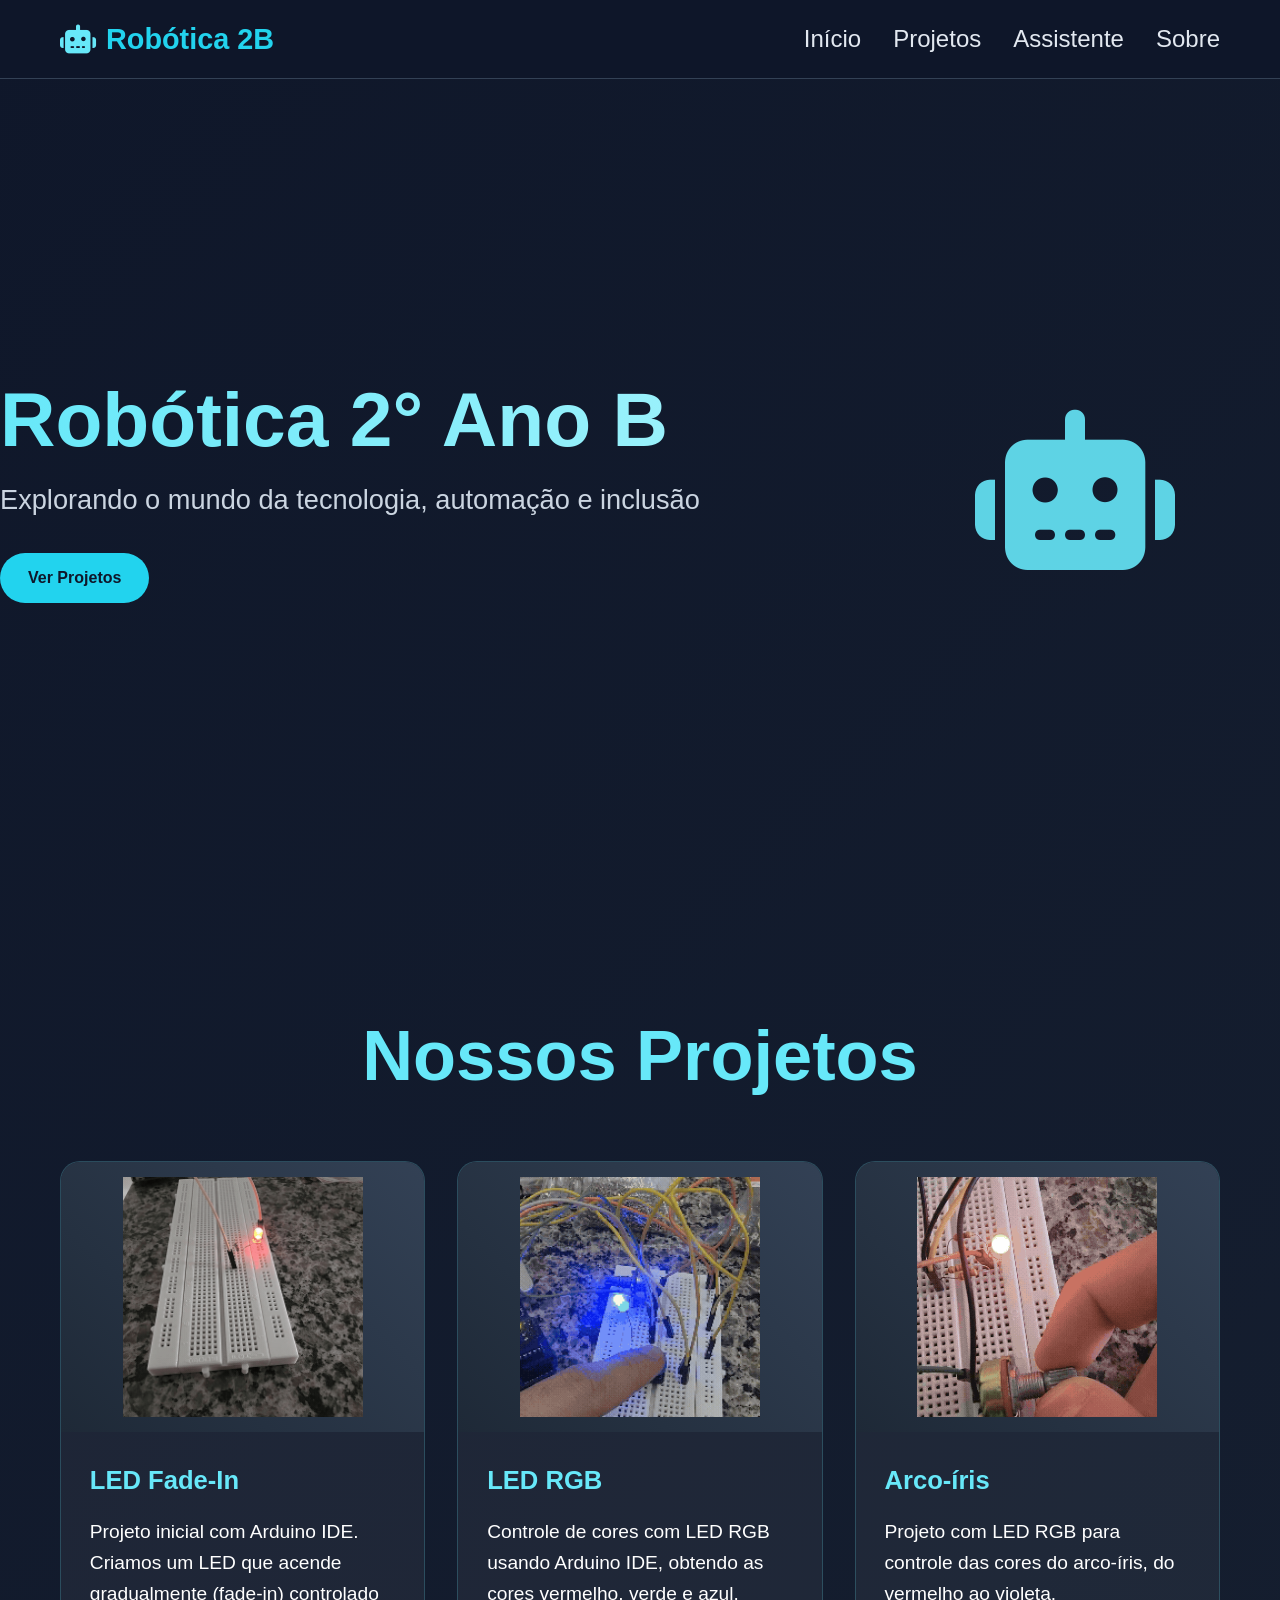
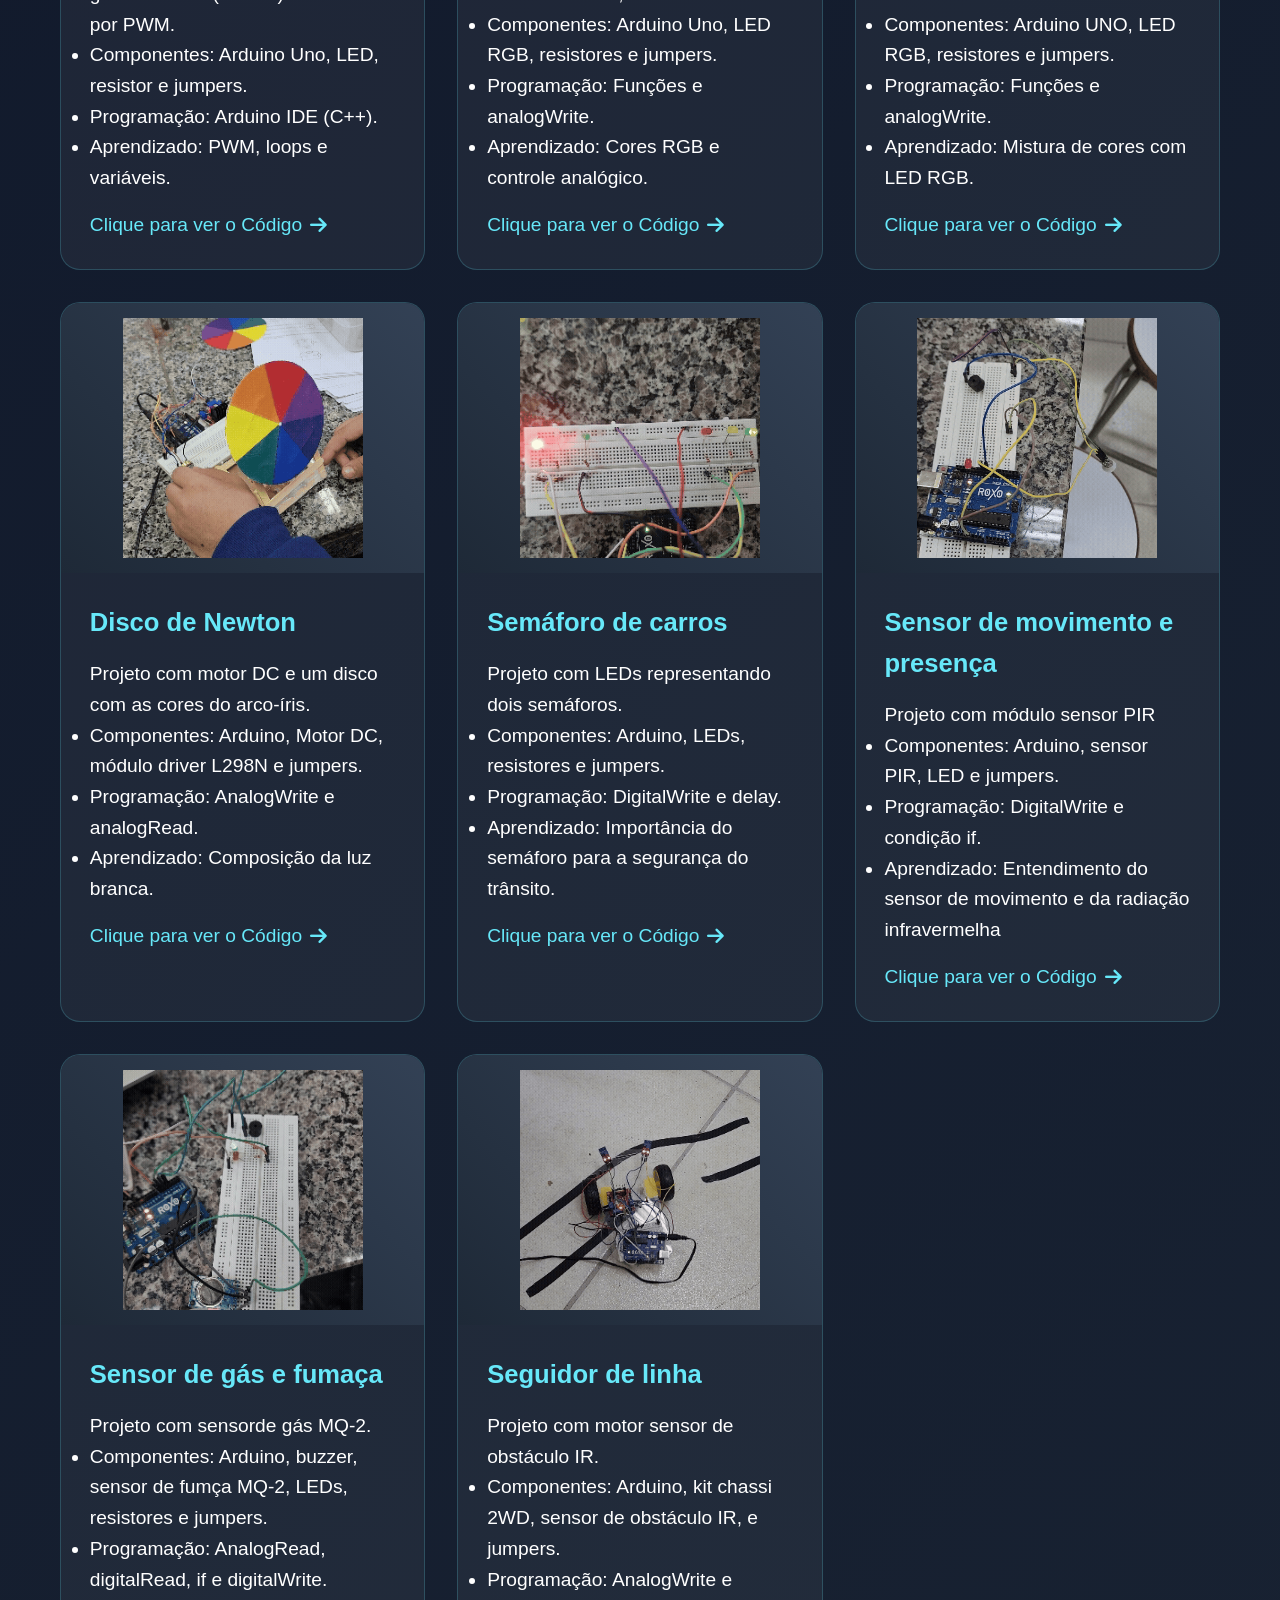
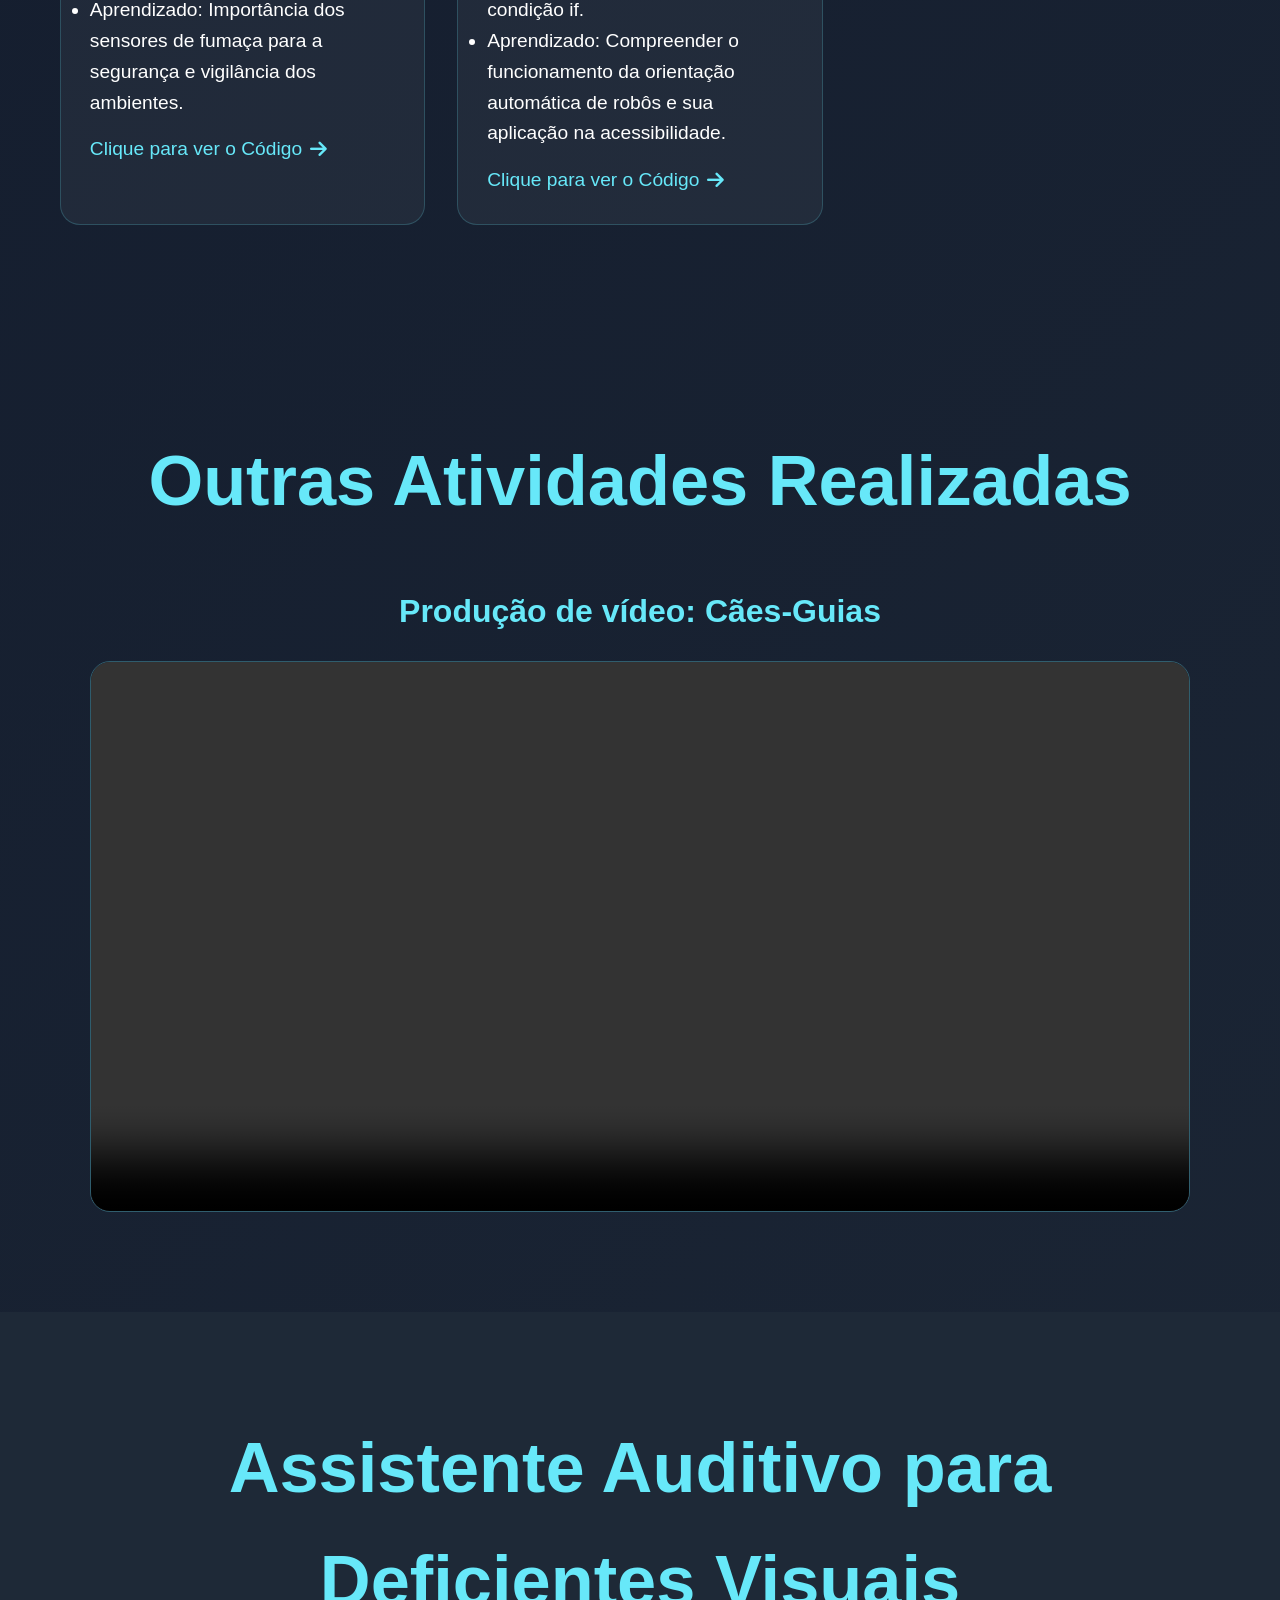
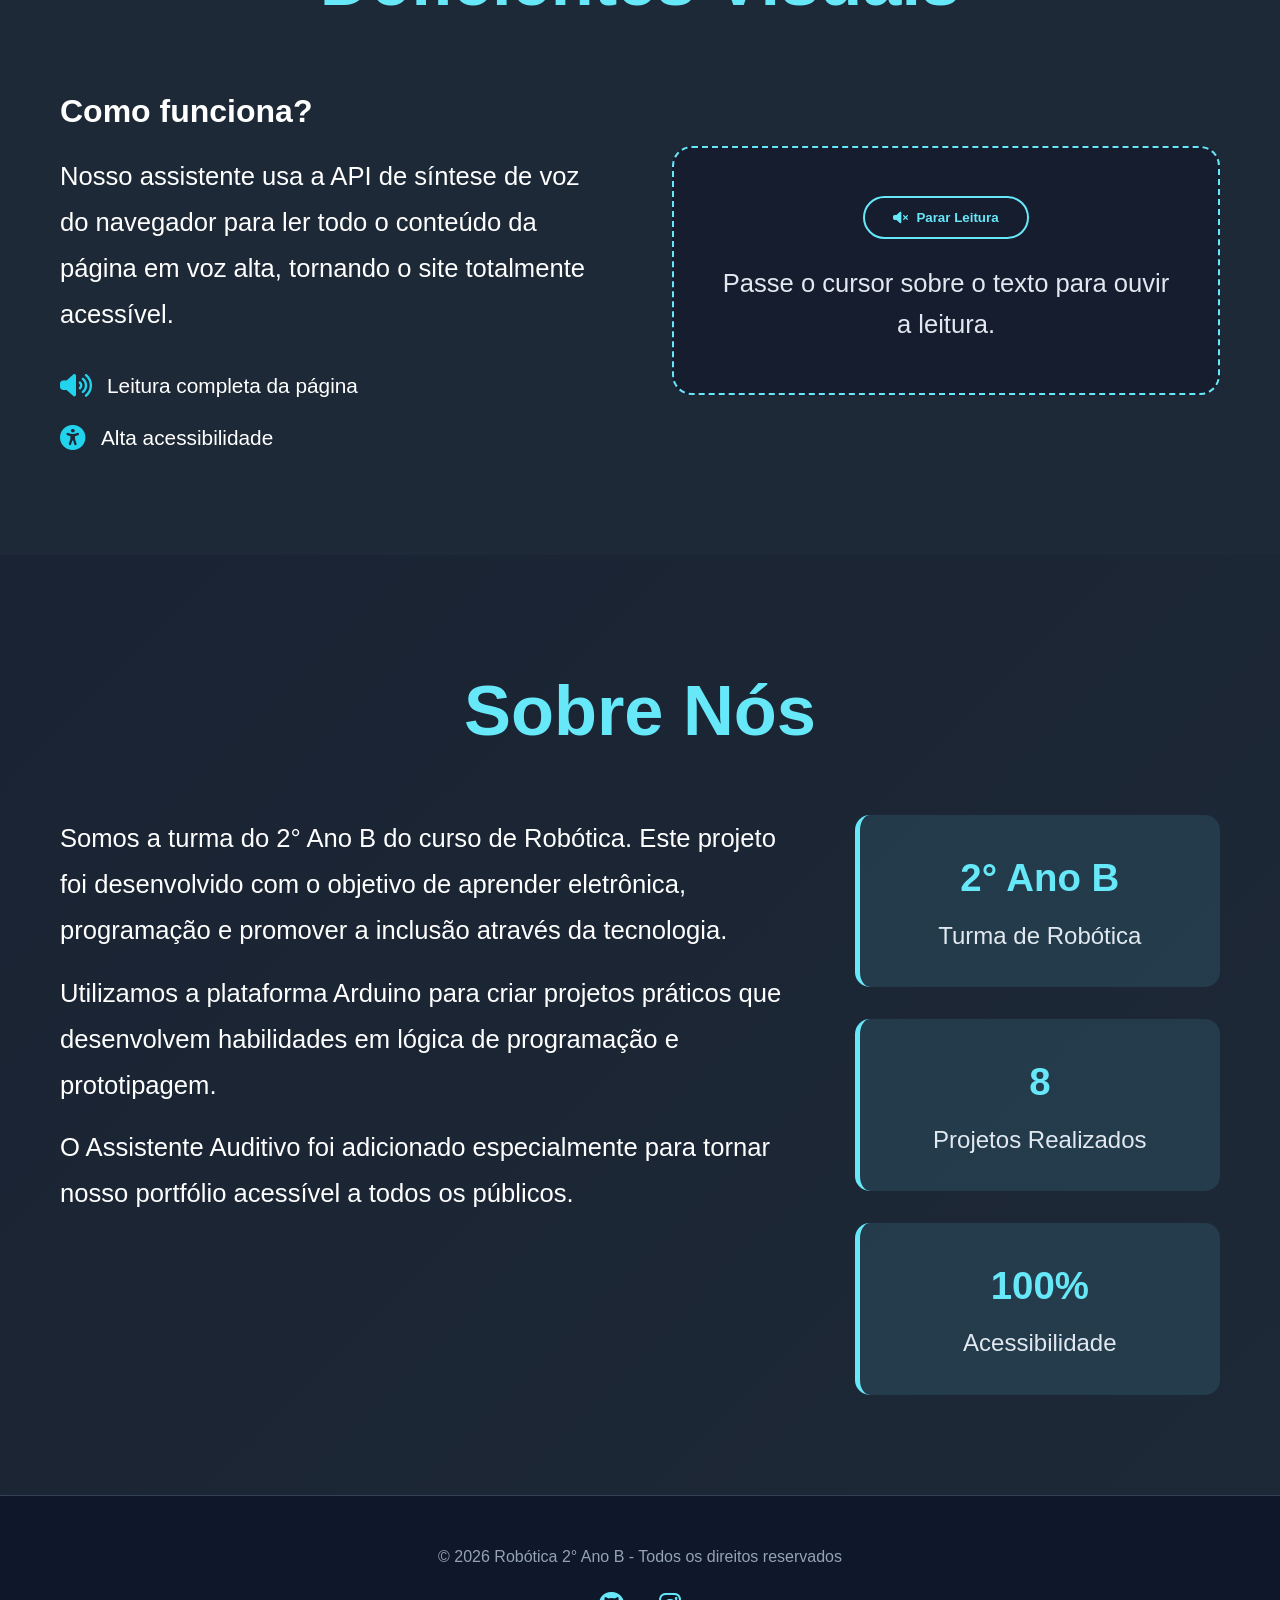
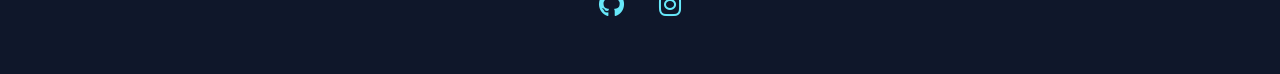
<file: index.html>
<!DOCTYPE html>
<html lang="pt-BR">
<head>
    <meta charset="UTF-8">
    <meta name="viewport" content="width=device-width, initial-scale=1.0">
    <title>Robótica 2°Ano B</title>
    <link rel="stylesheet" href="style.css">
    <link rel="stylesheet" href="https://cdnjs.cloudflare.com/ajax/libs/font-awesome/6.5.1/css/all.min.css">
</head>
<body>
    <!-- Navbar -->
    <nav class="navbar">
        <div class="container">
            <div class="logo">
                <i class="fas fa-robot"></i>
                <span>Robótica 2B</span>
            </div>
            <ul class="nav-links">
                <li><a href="#home">Início</a></li>
                <li><a href="#projetos">Projetos</a></li>
                <li><a href="#assistente">Assistente</a></li>
                <li><a href="#sobre">Sobre</a></li>
            </ul>
    
        </div>
    </nav>

    <!-- Hero -->
    <section id="home" class="hero">
        <div class="hero-content">
            <h1>Robótica 2° Ano&nbsp;B</h1>
            <p>Explorando o mundo da tecnologia, automação e inclusão</p>
            <div class="hero-buttons">
                <a href="#projetos" class="btn primary">Ver Projetos</a>
                
            </div>
        </div>
        <div class="hero-image">
            <i class="fas fa-robot fa-10x"></i>
        </div>
    </section>

    <!-- Projetos -->
    <section id="projetos" class="section">
        <div class="container">
            <h2>Nossos Projetos</h2>
            <div class="projects-grid">
                
                <!-- Projeto 1 - LED Fade-In -->
                <div class="project-card">
                    <div class="card-image">
                        <img src="img/ledfadein.gif" alt="LED Fade-In" class="project-gif">
                    </div>
                    <div class="card-content">
                        <h3>LED Fade-In</h3>
                        <p>Projeto inicial com Arduino IDE. Criamos um LED que acende gradualmente (fade-in) controlado por PWM.</p>
                        <ul>
                            <li>Componentes: Arduino Uno, LED, resistor e jumpers.</li>
                            <li>Programação: Arduino IDE (C++).</li>
                            <li>Aprendizado: PWM, loops e variáveis.</li>
                        </ul>
                       <a href="Codigos/ledfadein.html"
   target="_blank"
   class="project-link">

    Clique para ver o Código

    <i class="fas fa-arrow-right"></i>

</a>
                    </div>
                </div>

                <!-- Projeto 2 - LED RGB -->
                <div class="project-card">
                    <div class="card-image">
                        <img src="img/ledrgb.gif" alt="LED RGB" class="project-gif">
                    </div>
                    <div class="card-content">
                        <h3>LED RGB</h3>
                        <p>Controle de cores com LED RGB usando Arduino IDE, obtendo as cores vermelho, verde e azul.</p>
                        <ul>
                            <li>Componentes: Arduino Uno, LED RGB, resistores e jumpers.</li>
                            <li>Programação: Funções e analogWrite.</li>
                            <li>Aprendizado: Cores RGB e controle analógico.</li>
                        </ul>
                       <a href="Codigos/ledrgb.html"
   target="_blank"
   class="project-link">

     Clique para ver o Código

    <i class="fas fa-arrow-right"></i>

</a>
                    </div>
                </div>

                <!-- Projeto 3 - Arco-íris -->
                <div class="project-card">
                    <div class="card-image">
                        <img src="img/arcoiris.gif" alt="Arco-íris" class="project-gif">
                    </div>
                    <div class="card-content">
                        <h3>Arco-íris</h3>
                        <p>Projeto com LED RGB para controle das cores do arco-íris, do vermelho ao violeta.</p>
                        <ul>
                            <li>Componentes: Arduino UNO, LED RGB, resistores e jumpers.</li>
                            <li>Programação: Funções e analogWrite.</li>
                            <li>Aprendizado: Mistura de cores com LED RGB.</li>
                        </ul>
                       <a href="Codigos/arcoiris.html"
   target="_blank"
   class="project-link">

     Clique para ver o Código

    <i class="fas fa-arrow-right"></i>

</a>
                    </div>
                </div>
        
                <!-- Projeto 4 - Disco de Newton -->
                <div class="project-card">
                    <div class="card-image">
                        <img src="img/disconewton.gif" alt="Disco de Newton" class="project-gif">
                    </div>
                    <div class="card-content">
                        <h3>Disco de Newton</h3>
                        <p>Projeto com motor DC e um disco com as cores do arco-íris.</p>
                        <ul>
                            <li>Componentes: Arduino, Motor DC, módulo driver L298N e jumpers.</li>
                            <li>Programação: AnalogWrite e analogRead.</li>
                            <li>Aprendizado: Composição da luz branca.</li>
                        </ul>
                         <a href="Codigos/disconewton.html"
   target="_blank"
   class="project-link">

     Clique para ver o Código

    <i class="fas fa-arrow-right"></i>

</a>
                    </div>
                </div>
           
                <!-- Projeto 5 - Semáforo de carros -->
                <div class="project-card">
                    <div class="card-image">
                        <img src="img/semaforoduplo.gif" alt="Semáforo duplo de carros" class="project-gif">
                    </div>
                    <div class="card-content">
                        <h3>Semáforo de carros</h3>
                        <p>Projeto com LEDs representando dois semáforos.</p>
                        <ul>
                            <li>Componentes: Arduino, LEDs, resistores e jumpers.</li>
                            <li>Programação: DigitalWrite e delay.</li>
                            <li>Aprendizado: Importância do semáforo para a segurança do trânsito.</li>
                        </ul>
                         <a href="Codigos/semaforo.html"
   target="_blank"
   class="project-link">

     Clique para ver o Código

    <i class="fas fa-arrow-right"></i>

</a>
                    </div>
                </div>
            
                <!-- Projeto 6 - Sensor PIR -->
                <div class="project-card">
                    <div class="card-image">
                        <img src="img/sensorpir.gif" alt="Sensor de presença PIR" class="project-gif">
                    </div>
                    <div class="card-content">
                        <h3>Sensor de movimento e presença</h3>
                        <p>Projeto com módulo sensor PIR</p>
                        <ul>
                            <li>Componentes: Arduino, sensor PIR, LED e jumpers.</li>
                            <li>Programação: DigitalWrite e condição if.</li>
                            <li>Aprendizado: Entendimento do sensor de movimento e da radiação infravermelha</li>
                        </ul>
                        <a href="Codigos/sensormovimento.html"
   target="_blank"
   class="project-link">

     Clique para ver o Código

    <i class="fas fa-arrow-right"></i>

</a>
                    </div>
                </div>
        
                <!-- Projeto 7 - Sensor de gás -->
                <div class="project-card">
                    <div class="card-image">
                        <img src="img/sensorgas.gif" alt="Sensor de gás e fumaça" class="project-gif">
                    </div>
                    <div class="card-content">
                        <h3>Sensor de gás e fumaça</h3>
                        <p>Projeto com sensorde gás MQ-2.</p>
                        <ul>
                            <li>Componentes: Arduino, buzzer, sensor de fumça MQ-2, LEDs, resistores e jumpers.</li>
                            <li>Programação: AnalogRead, digitalRead, if e digitalWrite.</li>
                            <li>Aprendizado: Importância dos sensores de fumaça para a segurança e vigilância dos ambientes.</li>
                        </ul>
                          <a href="Codigos/sensorgas.html"
   target="_blank"
   class="project-link">

     Clique para ver o Código

    <i class="fas fa-arrow-right"></i>

</a>
                    </div>
                </div>
        
                <!-- Projeto 8 - Seguidor de linha -->
                <div class="project-card">
                    <div class="card-image">
                         <img src="img/seguidorlinha.gif" alt="Seguidor de linha" class="project-gif">
                    </div>
                    <div class="card-content">
                        <h3>Seguidor de linha</h3>
                        <p>Projeto com motor sensor de obstáculo IR.</p>
                        <ul>
                            <li>Componentes: Arduino, kit chassi 2WD, sensor de obstáculo IR, e jumpers.</li>
                            <li>Programação: AnalogWrite e condição if.</li>
                            <li>Aprendizado: Compreender o funcionamento da orientação automática de robôs e sua aplicação na acessibilidade.</li>
                        </ul>
                         <a href="Codigos/seguidorlinha.html"
   target="_blank"
   class="project-link">

     Clique para ver o Código

    <i class="fas fa-arrow-right"></i>

</a>
                    </div>
                </div>
            </div>
        </div>
    </section>
<!-- Outras Atividades Realizadas -->
<section class="section">
    <div class="container">

        <h2>Outras Atividades Realizadas</h2>

        <div class="atividade-video">

            <h3>Produção de vídeo: Cães-Guias</h3>

            <video controls class="video-grande">
                <source src="img/caes-guias.mp4" type="video/mp4">
                Seu navegador não suporta vídeos.
            </video>

        </div>

    </div>
</section>
    <!-- Assistente Auditivo -->
    <section id="assistente" class="section bg-dark">
        <div class="container">
            <h2>Assistente Auditivo para Deficientes Visuais</h2>
            <div class="assistente-container">
                <div class="assistente-info">
                    <h3>Como funciona?</h3>
                    <p>Nosso assistente usa a API de síntese de voz do navegador para ler todo o conteúdo da página em voz alta, tornando o site totalmente acessível.</p>
                    <div class="features">
                        <div class="feature">
                            <i class="fas fa-volume-up"></i>
                            <span>Leitura completa da página</span>
                        </div>
                        
                        <div class="feature">
                            <i class="fas fa-universal-access"></i>
                            <span>Alta acessibilidade</span>
                        </div>
                    </div>
                </div>
                <div class="assistente-demo">
                   
                    <button
                onclick="stopVoice()"
                class="btn secondary"
                aria-label="Botão para parar a leitura automática do site">
                <i class="fas fa-volume-mute"></i>
                Parar Leitura
            </button>
                    <p class="demo-text">Passe o cursor sobre o texto para ouvir a leitura.</p>
                </div>
            </div>
        </div>
    </section>

    <!-- Sobre -->
    <section id="sobre" class="section">
        <div class="container">
            <h2>Sobre Nós</h2>
            <div class="about-grid">
                <div class="about-text">
                    <p>Somos a turma do 2° Ano B do curso de Robótica. Este projeto foi desenvolvido com o objetivo de aprender eletrônica, programação e promover a inclusão através da tecnologia.</p>
                    <p>Utilizamos a plataforma Arduino para criar projetos práticos que desenvolvem habilidades em lógica de programação e prototipagem.</p>
                    <p>O Assistente Auditivo foi adicionado especialmente para tornar nosso portfólio acessível a todos os públicos.</p>
                </div>
                <div class="about-stats">
                    <div class="stat">
                        <h3>2° Ano B</h3>
                        <p>Turma de Robótica</p>
                    </div>
                    <div class="stat">
                        <h3>8</h3>
                        <p>Projetos Realizados</p>
                    </div>
                    <div class="stat">
                        <h3>100%</h3>
                        <p>Acessibilidade</p>
                    </div>
                </div>
            </div>
        </div>
    </section>

    <!-- Footer -->
    <footer>
        <div class="container">
            <p>&copy; 2026 Robótica 2° Ano B - Todos os direitos reservados</p>
            <div class="social-links">
                <a href="#"><i class="fab fa-github"></i></a>
                <a href="#"><i class="fab fa-instagram"></i></a>
            </div>
        </div>
    </footer>

    <script src="script.js"></script>
</body>
</html>
</file>
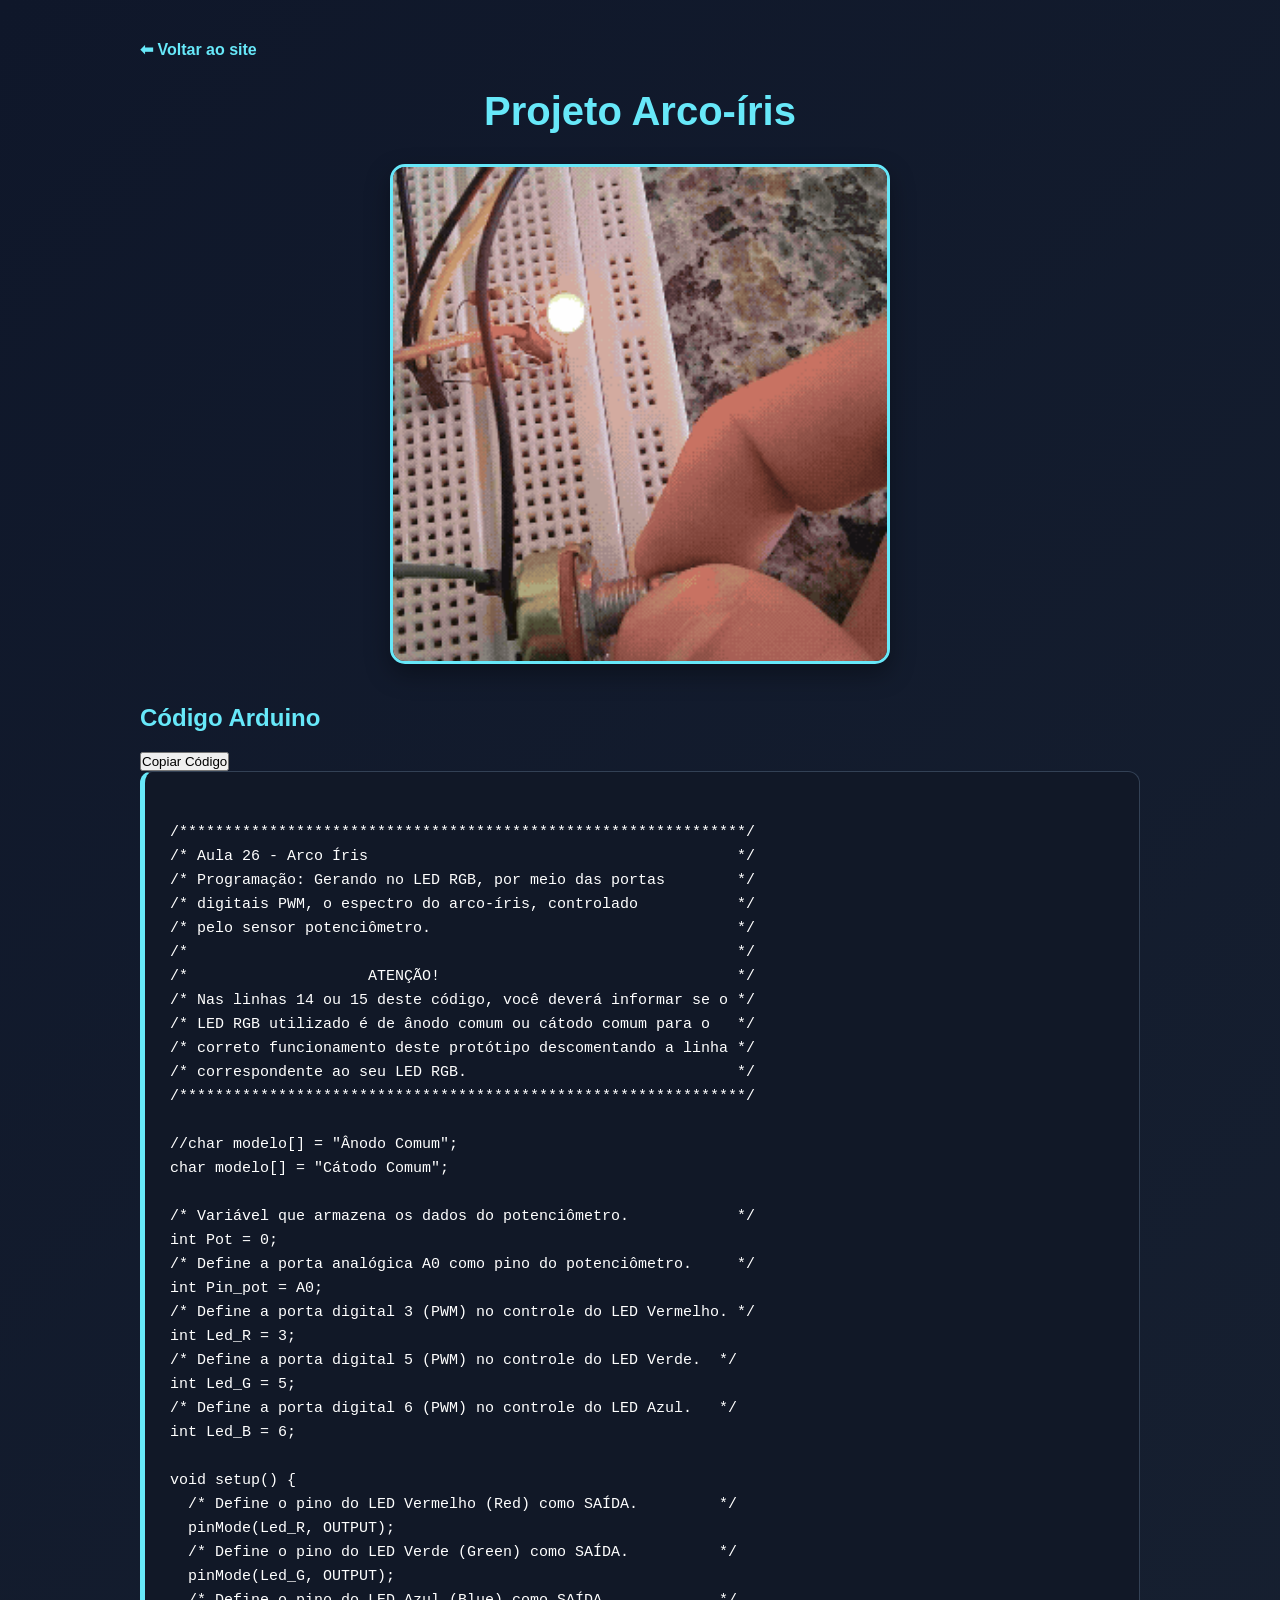
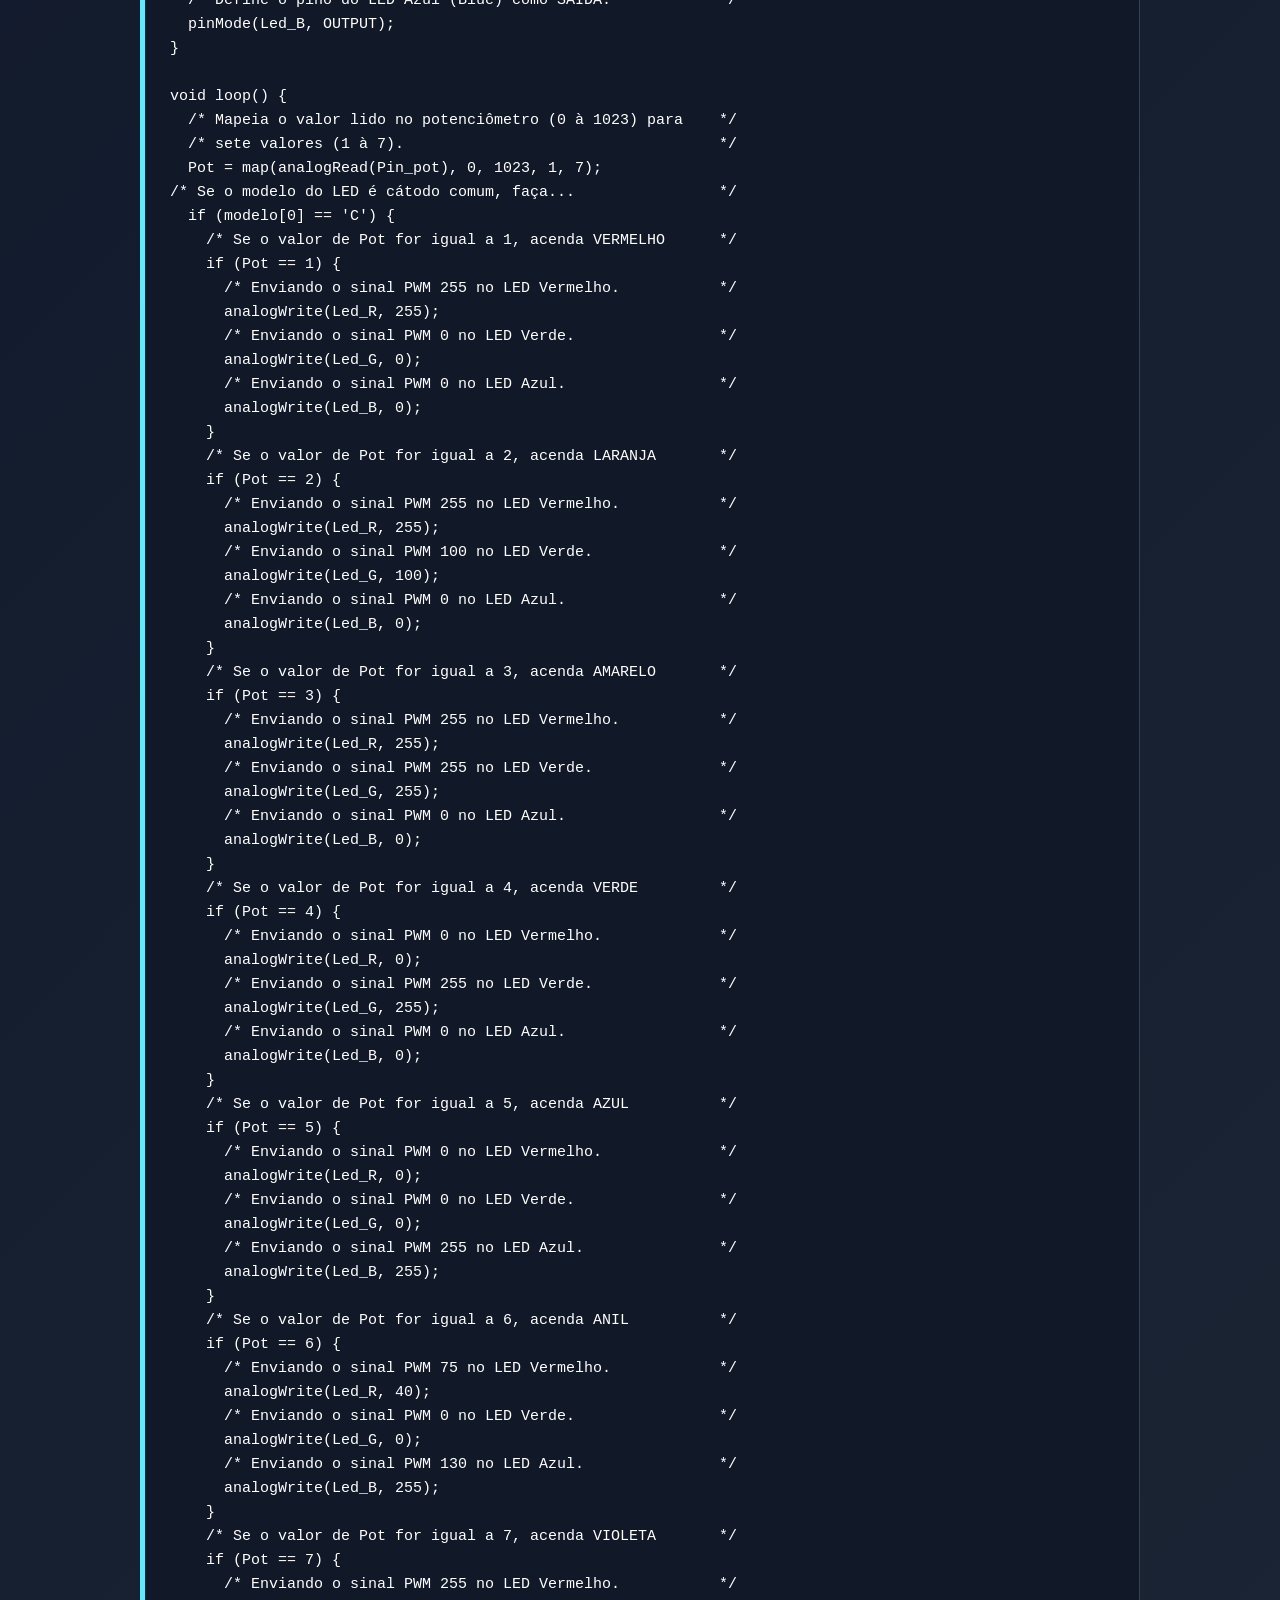
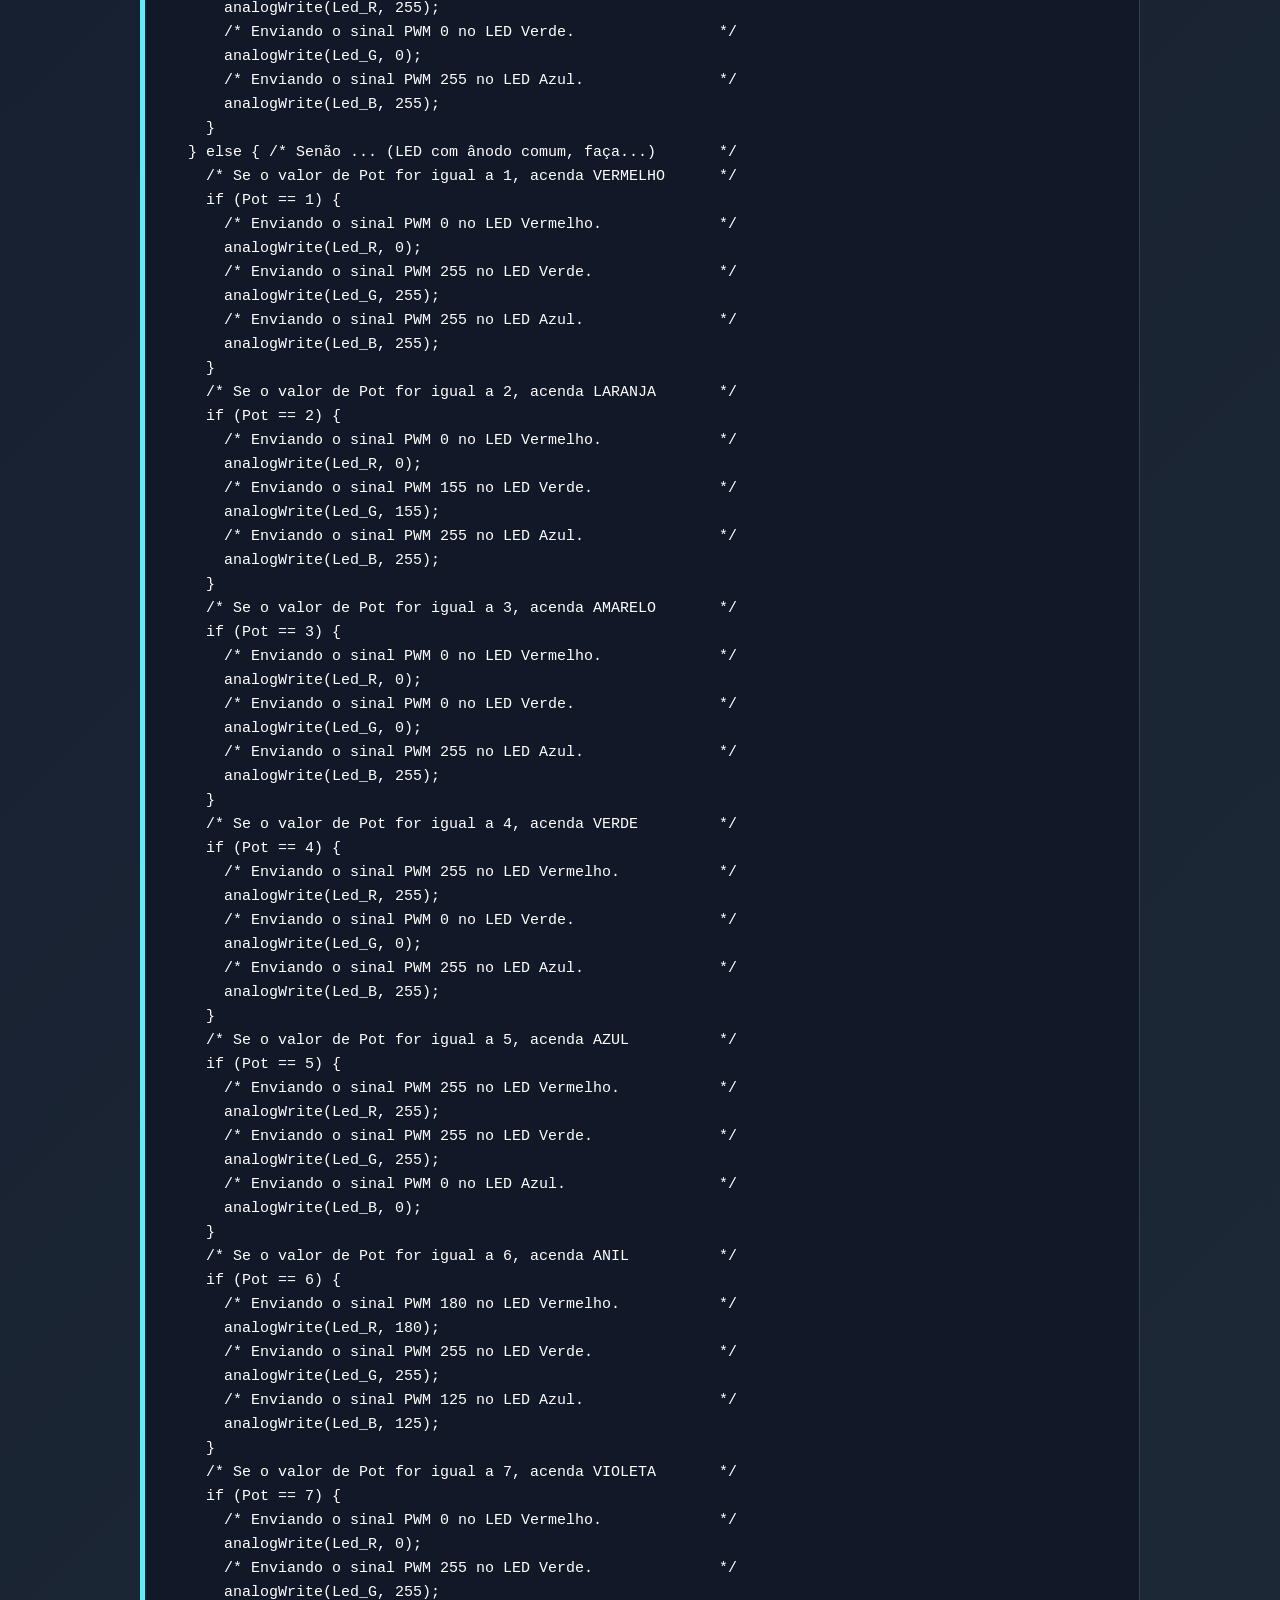
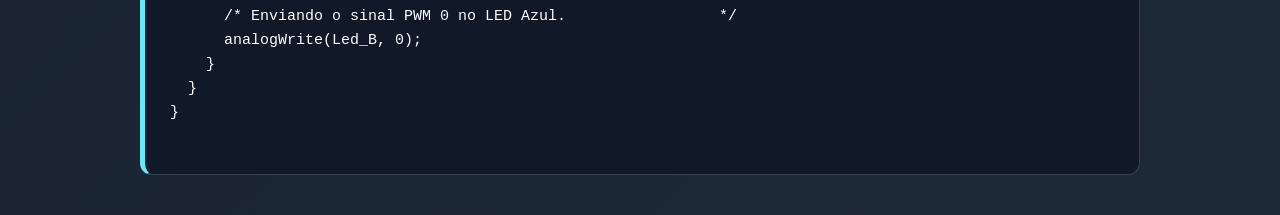
<file: Codigos/arcoiris.html>
<!DOCTYPE html>
<html lang="pt-BR">

<head>
    <meta charset="UTF-8">
    <meta name="viewport" content="width=device-width, initial-scale=1.0">
    <title>Arco-íris</title>

    <style>
        *{
            margin:0;
            padding:0;
            box-sizing:border-box;
        }

        body{
            font-family:'Segoe UI',Tahoma,Geneva,Verdana,sans-serif;
            background:linear-gradient(135deg,#0f172a 0%,#1e2937 100%);
            color:#fff;
            min-height:100vh;
            padding:40px 20px;
        }

        .container{
            max-width:1000px;
            margin:auto;
        }

        .voltar{
            display:inline-block;
            margin-bottom:30px;
            text-decoration:none;
            color:#67e8f9;
            font-weight:bold;
            transition:.3s;
        }

        .voltar:hover{
            color:white;
        }

        h1{
            text-align:center;
            color:#67e8f9;
            margin-bottom:30px;
            font-size:2.5rem;
        }

        .gif{
            display:flex;
            justify-content:center;
            margin-bottom:40px;
        }

        .gif img{
            width:100%;
            max-width:500px;
            border-radius:15px;
            border:3px solid #67e8f9;
            box-shadow:0 10px 25px rgba(0,0,0,.35);
        }

        h2{
            color:#67e8f9;
            margin-bottom:20px;
        }

        pre{
            background:#111827;
            border:1px solid #334155;
            border-left:5px solid #67e8f9;
            border-radius:12px;
            padding:25px;
            overflow-x:auto;
            font-size:15px;
            line-height:1.6;
            white-space:pre-wrap;
        }

        code{
            font-family:Consolas,monospace;
        }

        @media(max-width:768px){

            h1{
                font-size:2rem;
            }

            .gif img{
                max-width:100%;
            }

            pre{
                font-size:13px;
            }

        }

    </style>

</head>

<body>

<div class="container">

    <a href="../index.html" class="voltar">
        ⬅ Voltar ao site
    </a>

    <h1>Projeto Arco-íris</h1>

    <div class="gif">
        <img src="../img/arcoiris.gif" alt="Projeto LED Fade-In">
    </div>

    <h2>Código Arduino</h2>
    
<button class="copy-btn" onclick="copiarCodigo()">
    <i class="fas fa-copy"></i> Copiar Código
</button>
<pre id="codigoProjeto"><code>
/***************************************************************/
/* Aula 26 - Arco Íris                                         */
/* Programação: Gerando no LED RGB, por meio das portas        */
/* digitais PWM, o espectro do arco-íris, controlado           */
/* pelo sensor potenciômetro.                                  */
/*                                                             */
/*                    ATENÇÃO!                                 */
/* Nas linhas 14 ou 15 deste código, você deverá informar se o */
/* LED RGB utilizado é de ânodo comum ou cátodo comum para o   */
/* correto funcionamento deste protótipo descomentando a linha */
/* correspondente ao seu LED RGB.                              */
/***************************************************************/

//char modelo[] = "Ânodo Comum";
char modelo[] = "Cátodo Comum";

/* Variável que armazena os dados do potenciômetro.            */
int Pot = 0;
/* Define a porta analógica A0 como pino do potenciômetro.     */
int Pin_pot = A0;
/* Define a porta digital 3 (PWM) no controle do LED Vermelho. */
int Led_R = 3;
/* Define a porta digital 5 (PWM) no controle do LED Verde.  */
int Led_G = 5;
/* Define a porta digital 6 (PWM) no controle do LED Azul.   */
int Led_B = 6;

void setup() {
  /* Define o pino do LED Vermelho (Red) como SAÍDA.         */
  pinMode(Led_R, OUTPUT);
  /* Define o pino do LED Verde (Green) como SAÍDA.          */
  pinMode(Led_G, OUTPUT);
  /* Define o pino do LED Azul (Blue) como SAÍDA.            */
  pinMode(Led_B, OUTPUT);
}

void loop() {
  /* Mapeia o valor lido no potenciômetro (0 à 1023) para    */
  /* sete valores (1 à 7).                                   */
  Pot = map(analogRead(Pin_pot), 0, 1023, 1, 7);
/* Se o modelo do LED é cátodo comum, faça...                */
  if (modelo[0] == 'C') {
    /* Se o valor de Pot for igual a 1, acenda VERMELHO      */
    if (Pot == 1) {
      /* Enviando o sinal PWM 255 no LED Vermelho.           */
      analogWrite(Led_R, 255);
      /* Enviando o sinal PWM 0 no LED Verde.                */
      analogWrite(Led_G, 0);
      /* Enviando o sinal PWM 0 no LED Azul.                 */
      analogWrite(Led_B, 0);
    }
    /* Se o valor de Pot for igual a 2, acenda LARANJA       */
    if (Pot == 2) {
      /* Enviando o sinal PWM 255 no LED Vermelho.           */
      analogWrite(Led_R, 255);
      /* Enviando o sinal PWM 100 no LED Verde.              */
      analogWrite(Led_G, 100);
      /* Enviando o sinal PWM 0 no LED Azul.                 */
      analogWrite(Led_B, 0);
    }
    /* Se o valor de Pot for igual a 3, acenda AMARELO       */
    if (Pot == 3) {
      /* Enviando o sinal PWM 255 no LED Vermelho.           */
      analogWrite(Led_R, 255);
      /* Enviando o sinal PWM 255 no LED Verde.              */
      analogWrite(Led_G, 255);
      /* Enviando o sinal PWM 0 no LED Azul.                 */
      analogWrite(Led_B, 0);
    }
    /* Se o valor de Pot for igual a 4, acenda VERDE         */
    if (Pot == 4) {
      /* Enviando o sinal PWM 0 no LED Vermelho.             */
      analogWrite(Led_R, 0);
      /* Enviando o sinal PWM 255 no LED Verde.              */
      analogWrite(Led_G, 255);
      /* Enviando o sinal PWM 0 no LED Azul.                 */
      analogWrite(Led_B, 0);
    }
    /* Se o valor de Pot for igual a 5, acenda AZUL          */
    if (Pot == 5) {
      /* Enviando o sinal PWM 0 no LED Vermelho.             */
      analogWrite(Led_R, 0);
      /* Enviando o sinal PWM 0 no LED Verde.                */
      analogWrite(Led_G, 0);
      /* Enviando o sinal PWM 255 no LED Azul.               */
      analogWrite(Led_B, 255);
    }
    /* Se o valor de Pot for igual a 6, acenda ANIL          */
    if (Pot == 6) {
      /* Enviando o sinal PWM 75 no LED Vermelho.            */
      analogWrite(Led_R, 40);
      /* Enviando o sinal PWM 0 no LED Verde.                */
      analogWrite(Led_G, 0);
      /* Enviando o sinal PWM 130 no LED Azul.               */
      analogWrite(Led_B, 255);
    }
    /* Se o valor de Pot for igual a 7, acenda VIOLETA       */
    if (Pot == 7) {
      /* Enviando o sinal PWM 255 no LED Vermelho.           */
      analogWrite(Led_R, 255);
      /* Enviando o sinal PWM 0 no LED Verde.                */
      analogWrite(Led_G, 0);
      /* Enviando o sinal PWM 255 no LED Azul.               */
      analogWrite(Led_B, 255);
    }
  } else { /* Senão ... (LED com ânodo comum, faça...)       */
    /* Se o valor de Pot for igual a 1, acenda VERMELHO      */
    if (Pot == 1) {
      /* Enviando o sinal PWM 0 no LED Vermelho.             */
      analogWrite(Led_R, 0);
      /* Enviando o sinal PWM 255 no LED Verde.              */
      analogWrite(Led_G, 255);
      /* Enviando o sinal PWM 255 no LED Azul.               */
      analogWrite(Led_B, 255);
    }
    /* Se o valor de Pot for igual a 2, acenda LARANJA       */
    if (Pot == 2) {
      /* Enviando o sinal PWM 0 no LED Vermelho.             */
      analogWrite(Led_R, 0);
      /* Enviando o sinal PWM 155 no LED Verde.              */
      analogWrite(Led_G, 155);
      /* Enviando o sinal PWM 255 no LED Azul.               */
      analogWrite(Led_B, 255);
    }
    /* Se o valor de Pot for igual a 3, acenda AMARELO       */
    if (Pot == 3) {
      /* Enviando o sinal PWM 0 no LED Vermelho.             */
      analogWrite(Led_R, 0);
      /* Enviando o sinal PWM 0 no LED Verde.                */
      analogWrite(Led_G, 0);
      /* Enviando o sinal PWM 255 no LED Azul.               */
      analogWrite(Led_B, 255);
    }
    /* Se o valor de Pot for igual a 4, acenda VERDE         */
    if (Pot == 4) {
      /* Enviando o sinal PWM 255 no LED Vermelho.           */
      analogWrite(Led_R, 255);
      /* Enviando o sinal PWM 0 no LED Verde.                */
      analogWrite(Led_G, 0);
      /* Enviando o sinal PWM 255 no LED Azul.               */
      analogWrite(Led_B, 255);
    }
    /* Se o valor de Pot for igual a 5, acenda AZUL          */
    if (Pot == 5) {
      /* Enviando o sinal PWM 255 no LED Vermelho.           */
      analogWrite(Led_R, 255);
      /* Enviando o sinal PWM 255 no LED Verde.              */
      analogWrite(Led_G, 255);
      /* Enviando o sinal PWM 0 no LED Azul.                 */
      analogWrite(Led_B, 0);
    }
    /* Se o valor de Pot for igual a 6, acenda ANIL          */
    if (Pot == 6) {
      /* Enviando o sinal PWM 180 no LED Vermelho.           */
      analogWrite(Led_R, 180);
      /* Enviando o sinal PWM 255 no LED Verde.              */
      analogWrite(Led_G, 255);
      /* Enviando o sinal PWM 125 no LED Azul.               */
      analogWrite(Led_B, 125);
    }
    /* Se o valor de Pot for igual a 7, acenda VIOLETA       */
    if (Pot == 7) {
      /* Enviando o sinal PWM 0 no LED Vermelho.             */
      analogWrite(Led_R, 0);
      /* Enviando o sinal PWM 255 no LED Verde.              */
      analogWrite(Led_G, 255);
      /* Enviando o sinal PWM 0 no LED Azul.                 */
      analogWrite(Led_B, 0);
    }
  }
}

</code></pre>

</div>
<script src="../script.js"></script>
</body>
</html>
</file>
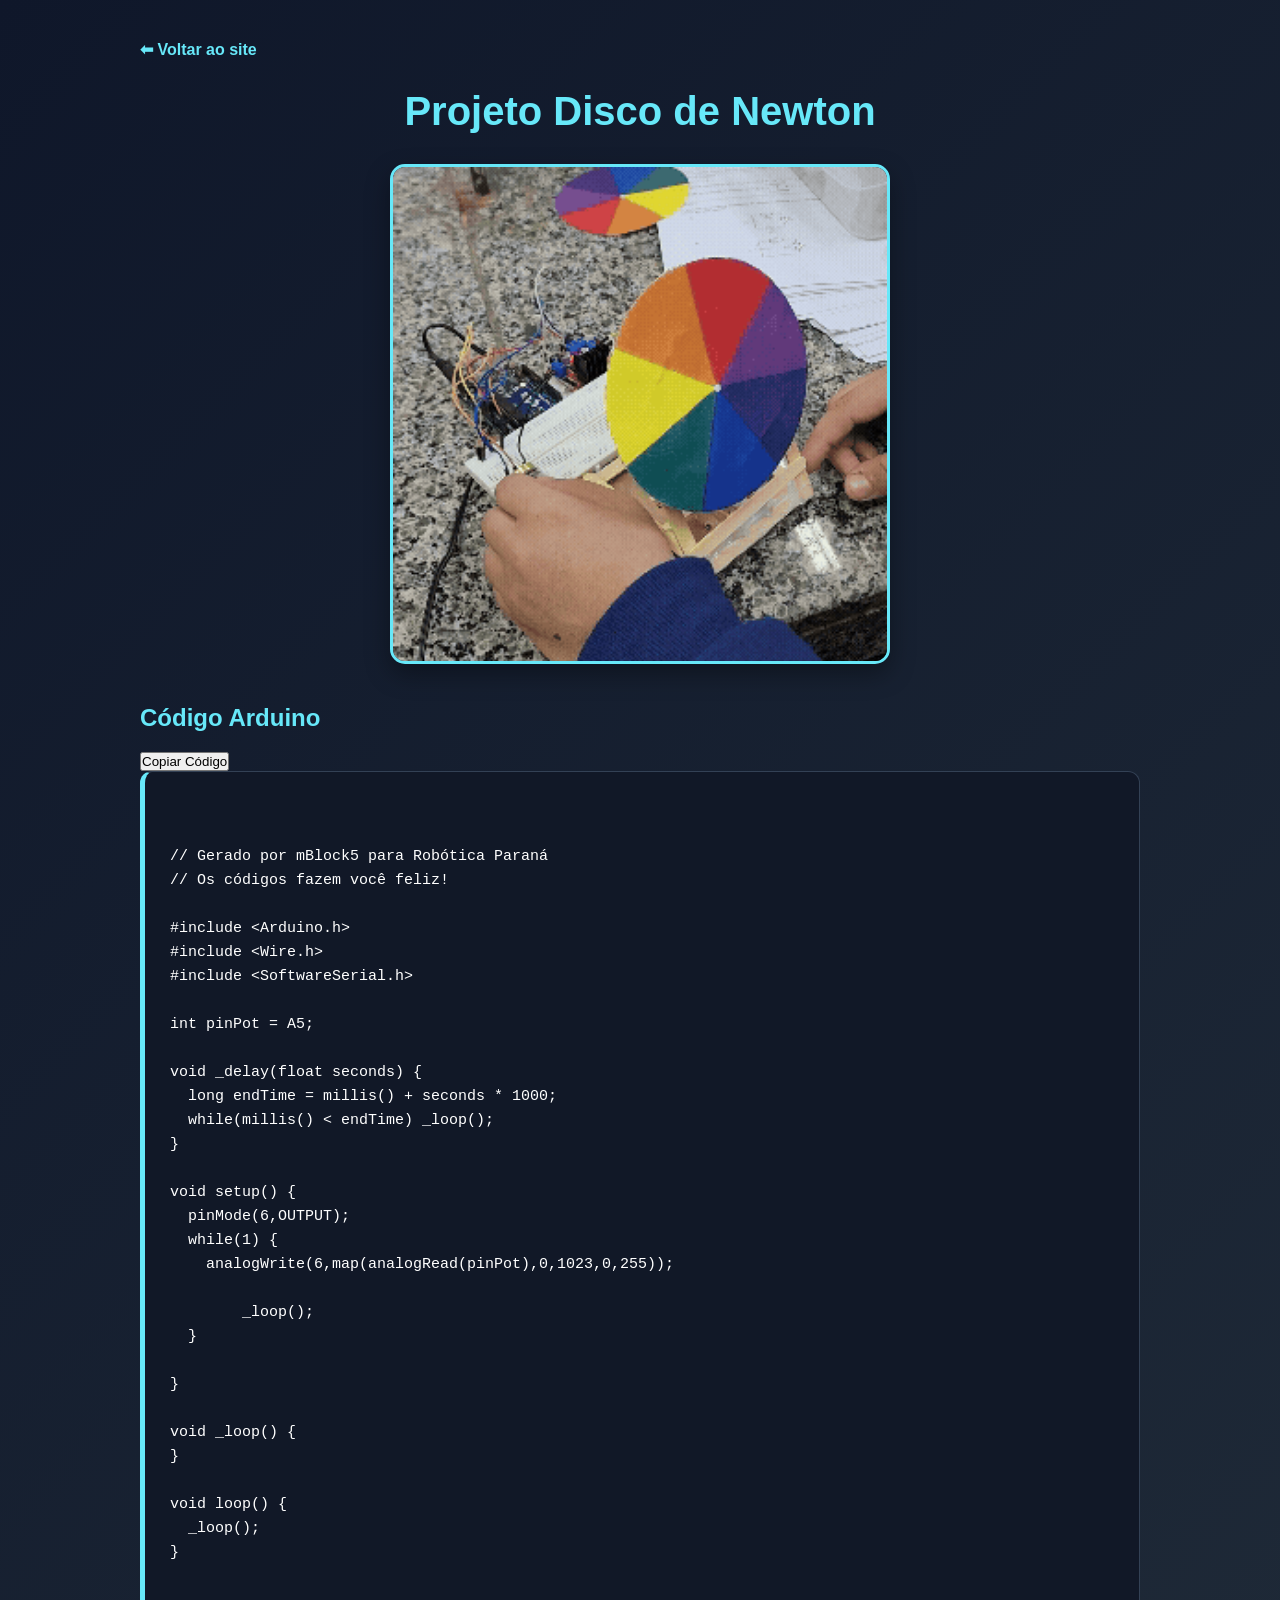
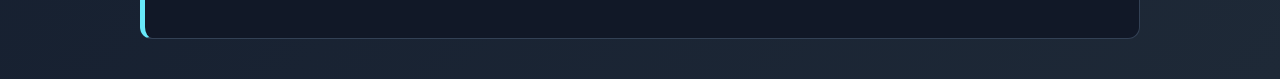
<file: Codigos/disconewton.html>
<!DOCTYPE html>
<html lang="pt-BR">

<head>
    <meta charset="UTF-8">
    <meta name="viewport" content="width=device-width, initial-scale=1.0">
    <title>Disco de Newton</title>

    <style>
        *{
            margin:0;
            padding:0;
            box-sizing:border-box;
        }

        body{
            font-family:'Segoe UI',Tahoma,Geneva,Verdana,sans-serif;
            background:linear-gradient(135deg,#0f172a 0%,#1e2937 100%);
            color:#fff;
            min-height:100vh;
            padding:40px 20px;
        }

        .container{
            max-width:1000px;
            margin:auto;
        }

        .voltar{
            display:inline-block;
            margin-bottom:30px;
            text-decoration:none;
            color:#67e8f9;
            font-weight:bold;
            transition:.3s;
        }

        .voltar:hover{
            color:white;
        }

        h1{
            text-align:center;
            color:#67e8f9;
            margin-bottom:30px;
            font-size:2.5rem;
        }

        .gif{
            display:flex;
            justify-content:center;
            margin-bottom:40px;
        }

        .gif img{
            width:100%;
            max-width:500px;
            border-radius:15px;
            border:3px solid #67e8f9;
            box-shadow:0 10px 25px rgba(0,0,0,.35);
        }

        h2{
            color:#67e8f9;
            margin-bottom:20px;
        }

        pre{
            background:#111827;
            border:1px solid #334155;
            border-left:5px solid #67e8f9;
            border-radius:12px;
            padding:25px;
            overflow-x:auto;
            font-size:15px;
            line-height:1.6;
            white-space:pre-wrap;
        }

        code{
            font-family:Consolas,monospace;
        }

        @media(max-width:768px){

            h1{
                font-size:2rem;
            }

            .gif img{
                max-width:100%;
            }

            pre{
                font-size:13px;
            }

        }

    </style>

</head>

<body>

<div class="container">

    <a href="../index.html" class="voltar">
        ⬅ Voltar ao site
    </a>

    <h1>Projeto Disco de Newton</h1>

    <div class="gif">
        <img src="../img/disconewton.gif" alt="Projeto LED Fade-In">
    </div>

    <h2>Código Arduino</h2>

    <button class="copy-btn" onclick="copiarCodigo()">
    <i class="fas fa-copy"></i> Copiar Código
</button>
<pre id="codigoProjeto"><code>
  
// Gerado por mBlock5 para Robótica Paraná
// Os códigos fazem você feliz!

#include &lt;Arduino.h&gt;
#include &lt;Wire.h&gt;
#include &lt;SoftwareSerial.h&gt;

int pinPot = A5;

void _delay(float seconds) {
  long endTime = millis() + seconds * 1000;
  while(millis() &lt endTime) _loop();
}

void setup() {
  pinMode(6,OUTPUT);
  while(1) {
    analogWrite(6,map(analogRead(pinPot),0,1023,0,255));

  	_loop();
  }

}

void _loop() {
}

void loop() {
  _loop();
}


</code></pre>

</div>
<script src="../script.js"></script>
</body>
</html>
</file>
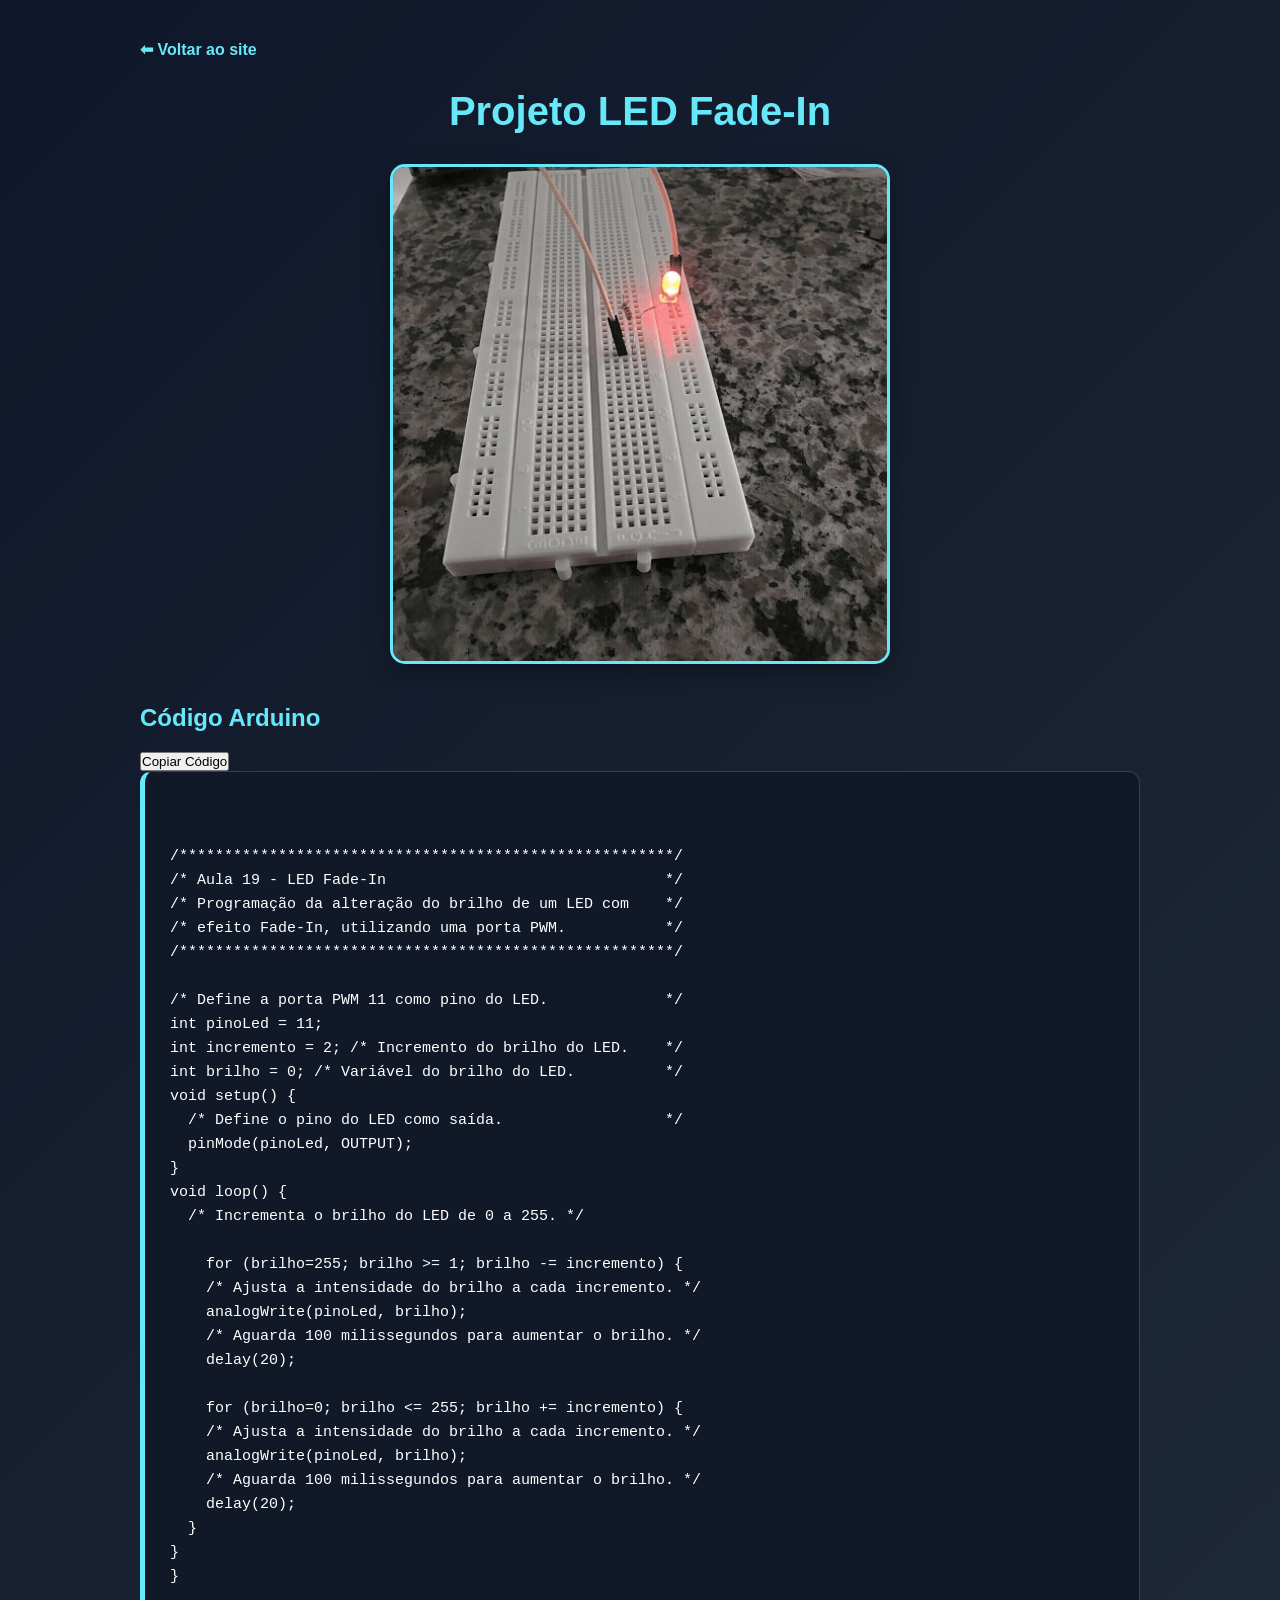
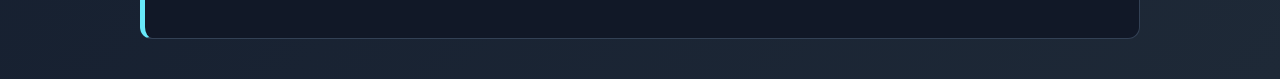
<file: Codigos/ledfadein.html>
<!DOCTYPE html>
<html lang="pt-BR">

<head>
    <meta charset="UTF-8">
    <meta name="viewport" content="width=device-width, initial-scale=1.0">
    <title>LED Fade-In</title>

    <style>
        *{
            margin:0;
            padding:0;
            box-sizing:border-box;
        }

        body{
            font-family:'Segoe UI',Tahoma,Geneva,Verdana,sans-serif;
            background:linear-gradient(135deg,#0f172a 0%,#1e2937 100%);
            color:#fff;
            min-height:100vh;
            padding:40px 20px;
        }

        .container{
            max-width:1000px;
            margin:auto;
        }

        .voltar{
            display:inline-block;
            margin-bottom:30px;
            text-decoration:none;
            color:#67e8f9;
            font-weight:bold;
            transition:.3s;
        }

        .voltar:hover{
            color:white;
        }

        h1{
            text-align:center;
            color:#67e8f9;
            margin-bottom:30px;
            font-size:2.5rem;
        }

        .gif{
            display:flex;
            justify-content:center;
            margin-bottom:40px;
        }

        .gif img{
            width:100%;
            max-width:500px;
            border-radius:15px;
            border:3px solid #67e8f9;
            box-shadow:0 10px 25px rgba(0,0,0,.35);
        }

        h2{
            color:#67e8f9;
            margin-bottom:20px;
        }

        pre{
            background:#111827;
            border:1px solid #334155;
            border-left:5px solid #67e8f9;
            border-radius:12px;
            padding:25px;
            overflow-x:auto;
            font-size:15px;
            line-height:1.6;
            white-space:pre-wrap;
        }

        code{
            font-family:Consolas,monospace;
        }

        @media(max-width:768px){

            h1{
                font-size:2rem;
            }

            .gif img{
                max-width:100%;
            }

            pre{
                font-size:13px;
            }

        }

    </style>

</head>

<body>

<div class="container">

    <a href="../index.html" class="voltar">
        ⬅ Voltar ao site
    </a>

    <h1>Projeto LED Fade-In</h1>

    <div class="gif">
        <img src="../img/ledfadein.gif" alt="Projeto LED Fade-In">
    </div>

    <h2>Código Arduino</h2>

    <button class="copy-btn" onclick="copiarCodigo()">
    <i class="fas fa-copy"></i> Copiar Código
</button>
<pre id="codigoProjeto"><code>

/*******************************************************/
/* Aula 19 - LED Fade-In                               */
/* Programação da alteração do brilho de um LED com    */
/* efeito Fade-In, utilizando uma porta PWM.           */
/*******************************************************/

/* Define a porta PWM 11 como pino do LED.             */
int pinoLed = 11;
int incremento = 2; /* Incremento do brilho do LED.    */
int brilho = 0; /* Variável do brilho do LED.          */
void setup() {
  /* Define o pino do LED como saída.                  */
  pinMode(pinoLed, OUTPUT);
}
void loop() {
  /* Incrementa o brilho do LED de 0 a 255. */
 
    for (brilho=255; brilho >= 1; brilho -= incremento) {
    /* Ajusta a intensidade do brilho a cada incremento. */
    analogWrite(pinoLed, brilho);
    /* Aguarda 100 milissegundos para aumentar o brilho. */
    delay(20);
      
    for (brilho=0; brilho <= 255; brilho += incremento) {
    /* Ajusta a intensidade do brilho a cada incremento. */
    analogWrite(pinoLed, brilho);
    /* Aguarda 100 milissegundos para aumentar o brilho. */
    delay(20);
  }
}
}

</code></pre>

</div>
<script src="../script.js"></script>
</body>
</html>
</file>
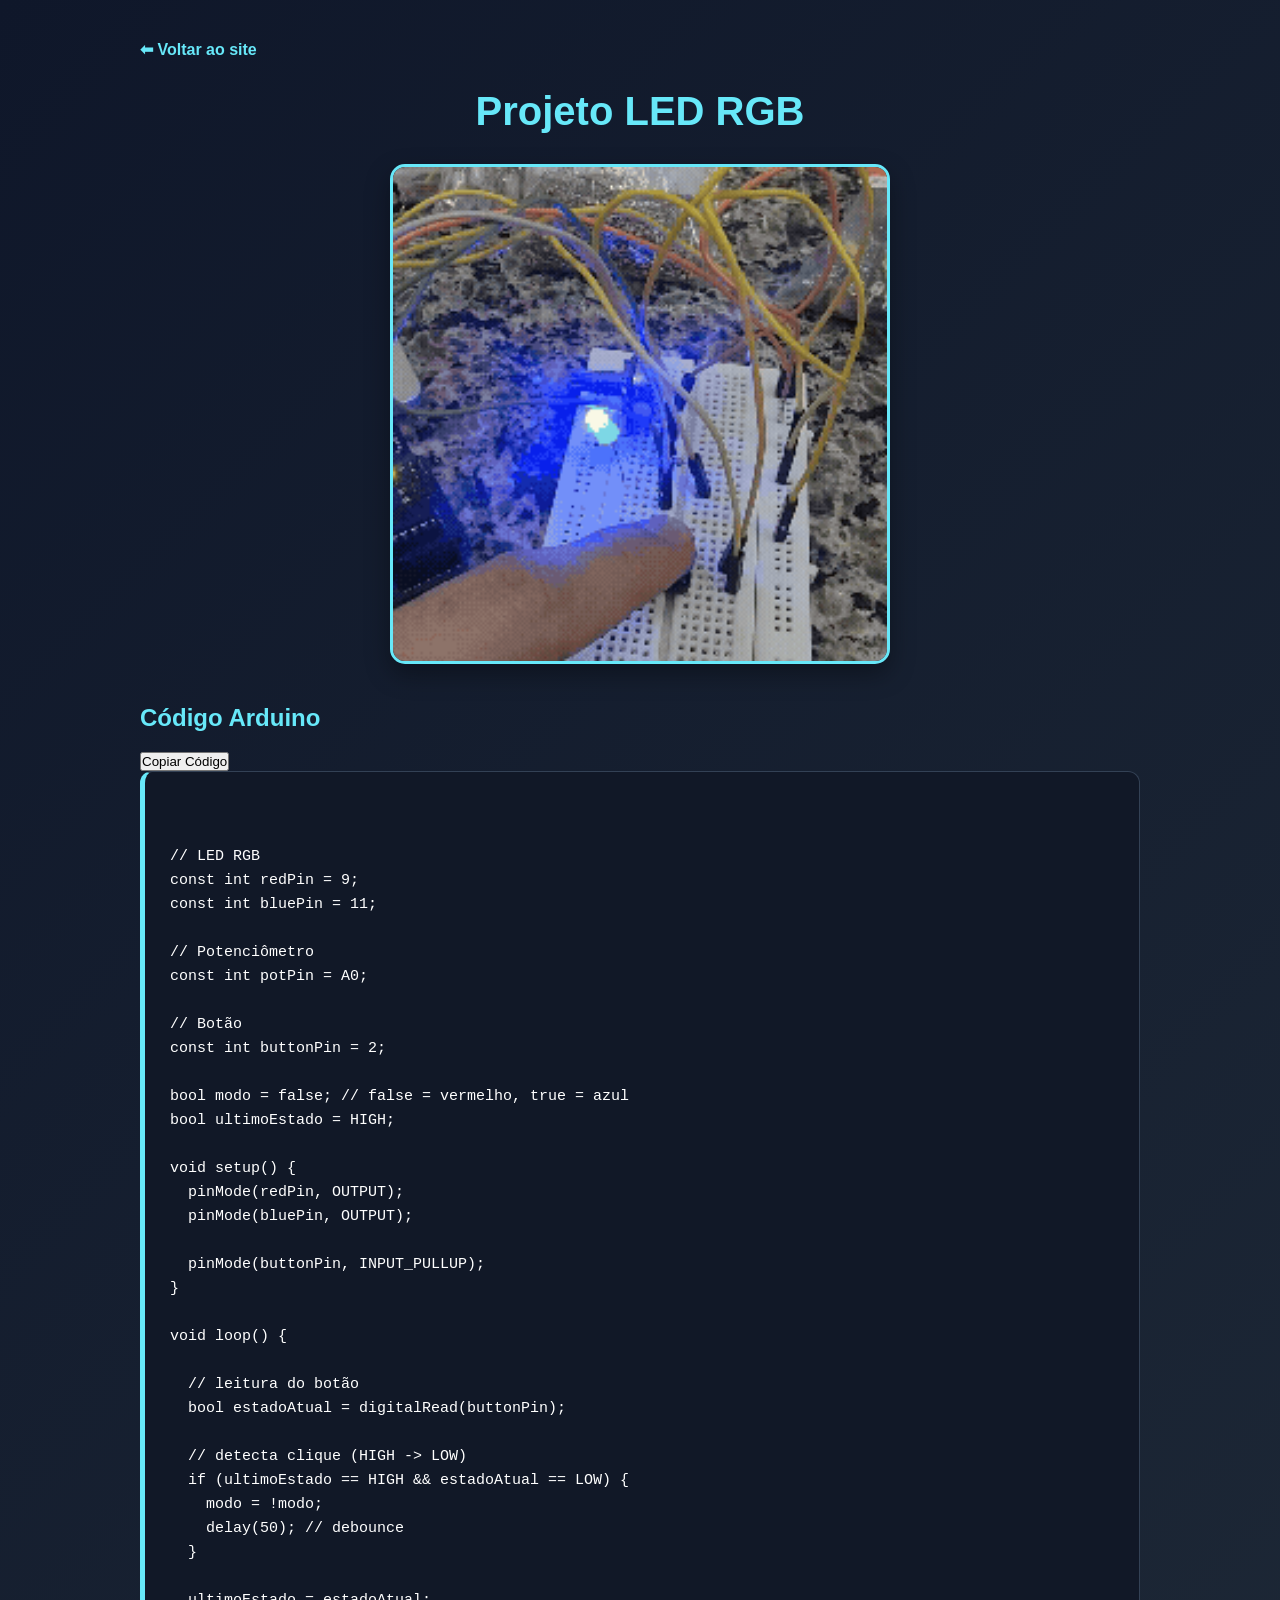
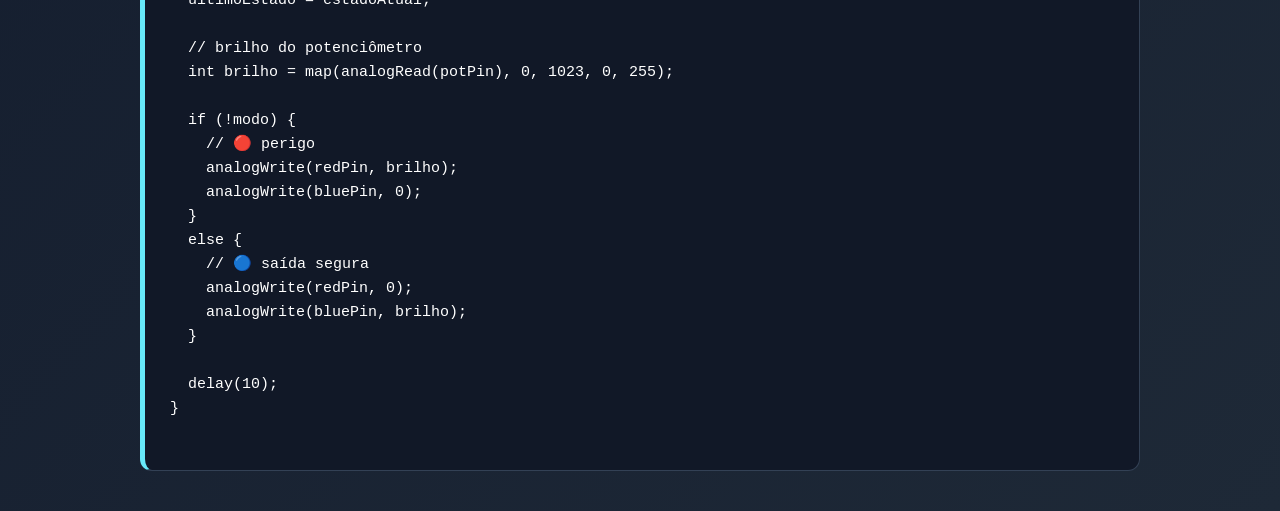
<file: Codigos/ledrgb.html>
<!DOCTYPE html>
<html lang="pt-BR">

<head>
    <meta charset="UTF-8">
    <meta name="viewport" content="width=device-width, initial-scale=1.0">
    <title>LED RGB</title>

    <style>
        *{
            margin:0;
            padding:0;
            box-sizing:border-box;
        }

        body{
            font-family:'Segoe UI',Tahoma,Geneva,Verdana,sans-serif;
            background:linear-gradient(135deg,#0f172a 0%,#1e2937 100%);
            color:#fff;
            min-height:100vh;
            padding:40px 20px;
        }

        .container{
            max-width:1000px;
            margin:auto;
        }

        .voltar{
            display:inline-block;
            margin-bottom:30px;
            text-decoration:none;
            color:#67e8f9;
            font-weight:bold;
            transition:.3s;
        }

        .voltar:hover{
            color:white;
        }

        h1{
            text-align:center;
            color:#67e8f9;
            margin-bottom:30px;
            font-size:2.5rem;
        }

        .gif{
            display:flex;
            justify-content:center;
            margin-bottom:40px;
        }

        .gif img{
            width:100%;
            max-width:500px;
            border-radius:15px;
            border:3px solid #67e8f9;
            box-shadow:0 10px 25px rgba(0,0,0,.35);
        }

        h2{
            color:#67e8f9;
            margin-bottom:20px;
        }

        pre{
            background:#111827;
            border:1px solid #334155;
            border-left:5px solid #67e8f9;
            border-radius:12px;
            padding:25px;
            overflow-x:auto;
            font-size:15px;
            line-height:1.6;
            white-space:pre-wrap;
        }

        code{
            font-family:Consolas,monospace;
        }

        @media(max-width:768px){

            h1{
                font-size:2rem;
            }

            .gif img{
                max-width:100%;
            }

            pre{
                font-size:13px;
            }

        }

    </style>

</head>

<body>

<div class="container">

    <a href="../index.html" class="voltar">
        ⬅ Voltar ao site
    </a>

    <h1>Projeto LED RGB</h1>

    <div class="gif">
        <img src="../img/ledrgb.gif" alt="Projeto LED Fade-In">
    </div>

    <h2>Código Arduino</h2>

    <button class="copy-btn" onclick="copiarCodigo()">
    <i class="fas fa-copy"></i> Copiar Código
</button>
<pre id="codigoProjeto"><code>

// LED RGB
const int redPin = 9;
const int bluePin = 11;

// Potenciômetro
const int potPin = A0;

// Botão
const int buttonPin = 2;

bool modo = false; // false = vermelho, true = azul
bool ultimoEstado = HIGH;

void setup() {
  pinMode(redPin, OUTPUT);
  pinMode(bluePin, OUTPUT);

  pinMode(buttonPin, INPUT_PULLUP);
}

void loop() {

  // leitura do botão
  bool estadoAtual = digitalRead(buttonPin);

  // detecta clique (HIGH -> LOW)
  if (ultimoEstado == HIGH && estadoAtual == LOW) {
    modo = !modo;
    delay(50); // debounce
  }

  ultimoEstado = estadoAtual;

  // brilho do potenciômetro
  int brilho = map(analogRead(potPin), 0, 1023, 0, 255);

  if (!modo) {
    // 🔴 perigo
    analogWrite(redPin, brilho);
    analogWrite(bluePin, 0);
  } 
  else {
    // 🔵 saída segura
    analogWrite(redPin, 0);
    analogWrite(bluePin, brilho);
  }

  delay(10);
}

</code></pre>

</div>
<script src="../script.js"></script>
</body>
</html>
</file>
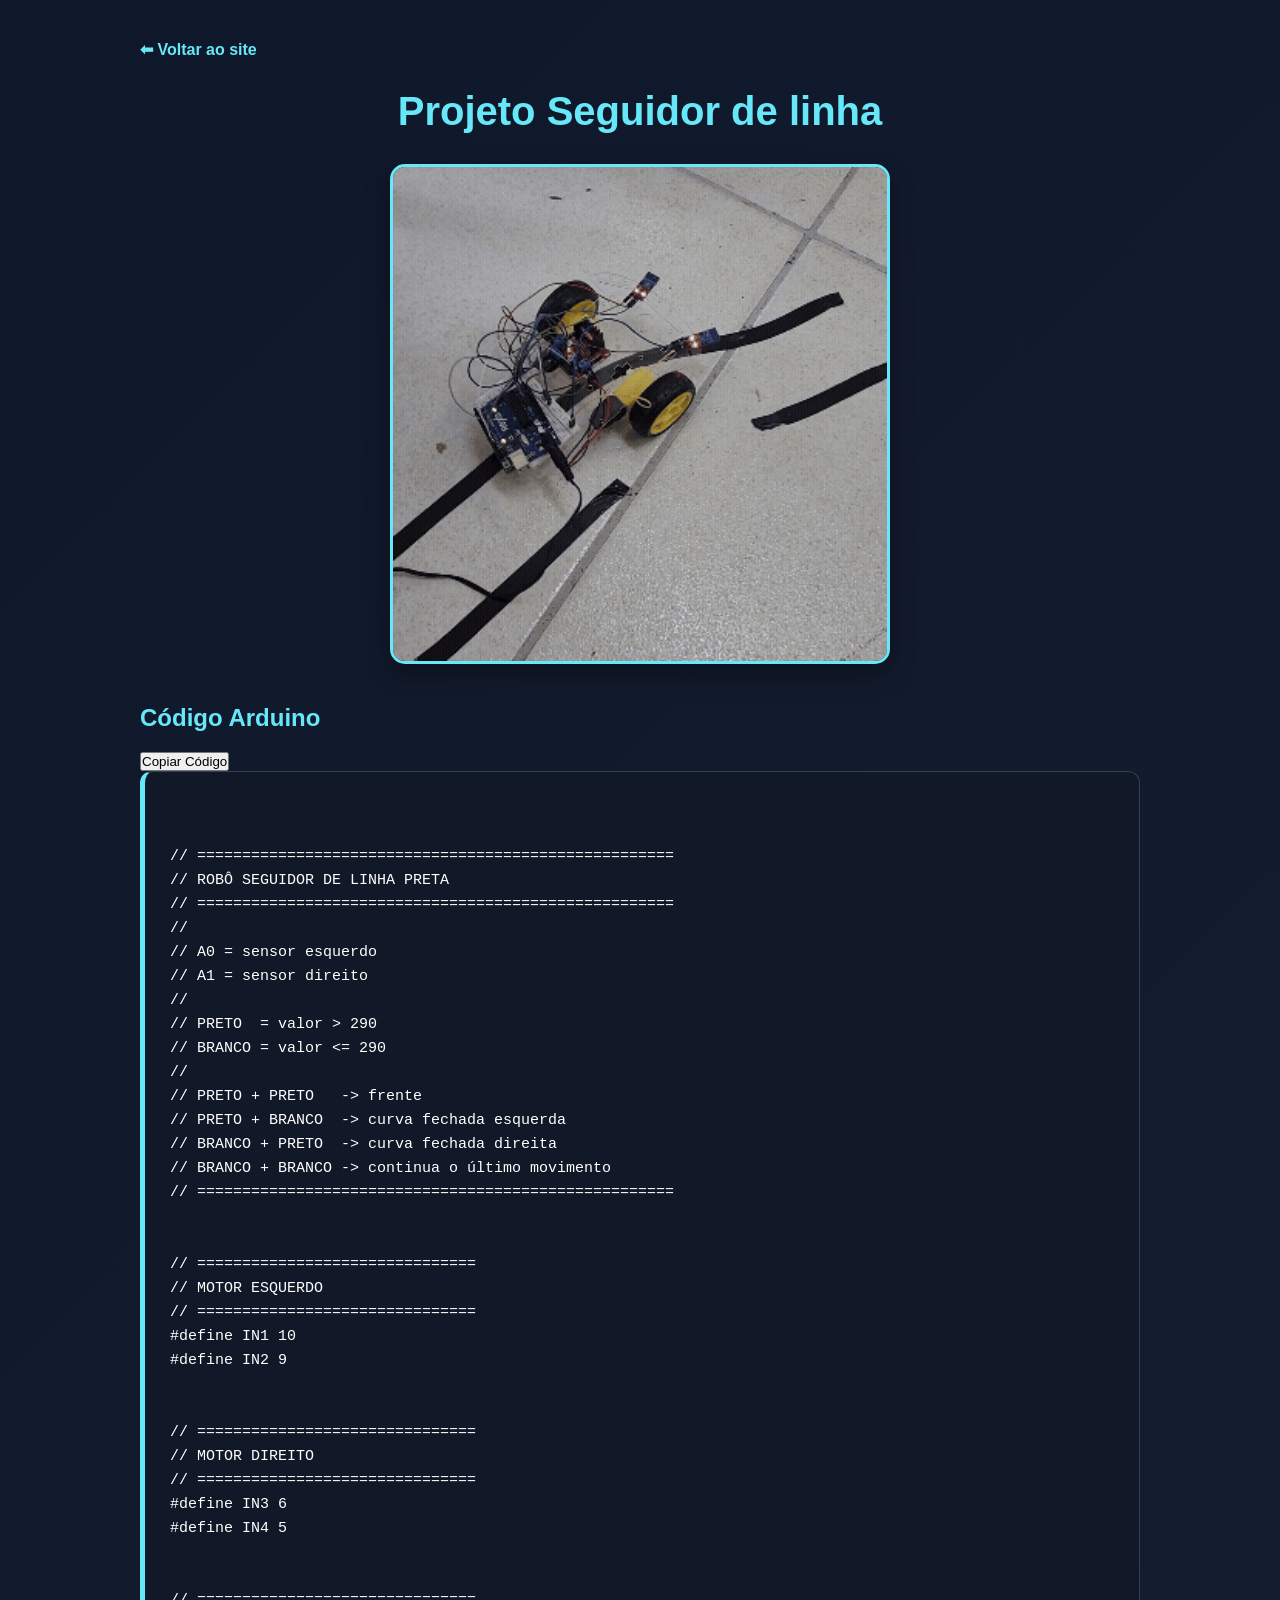
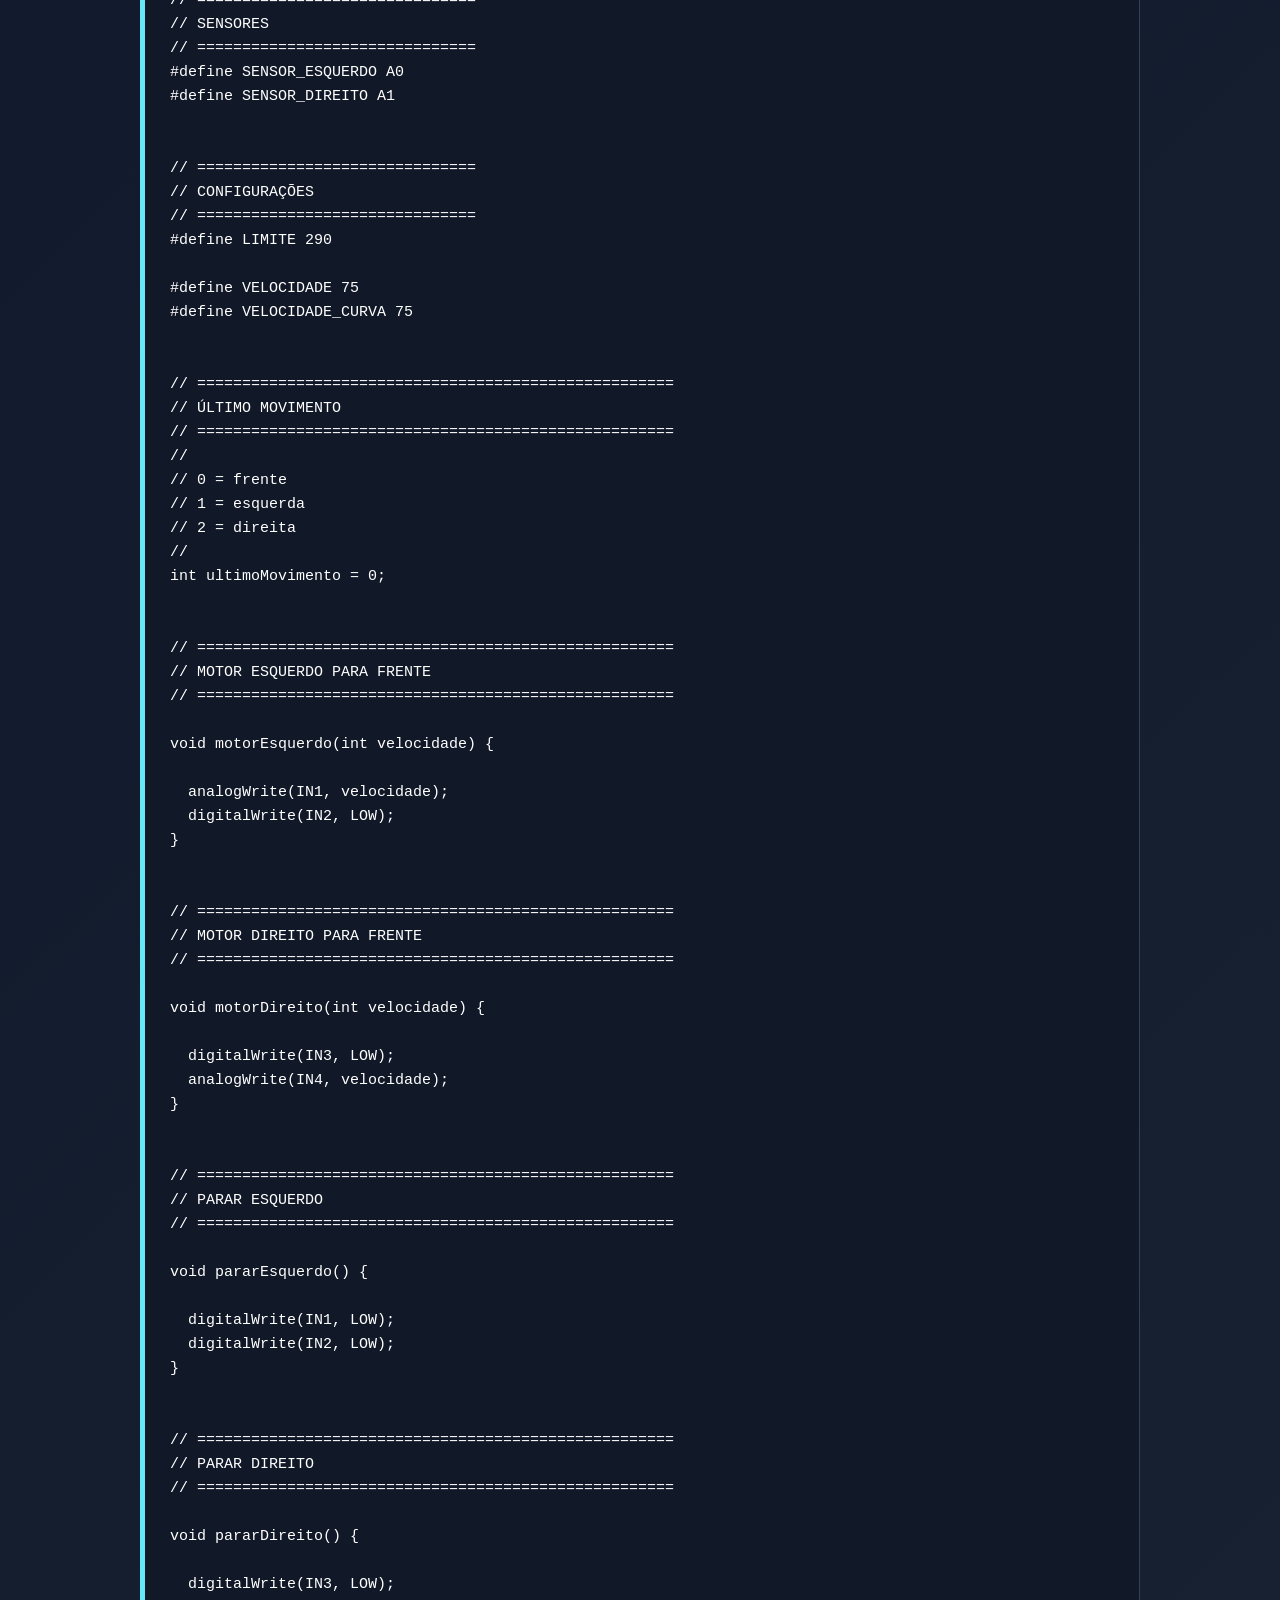
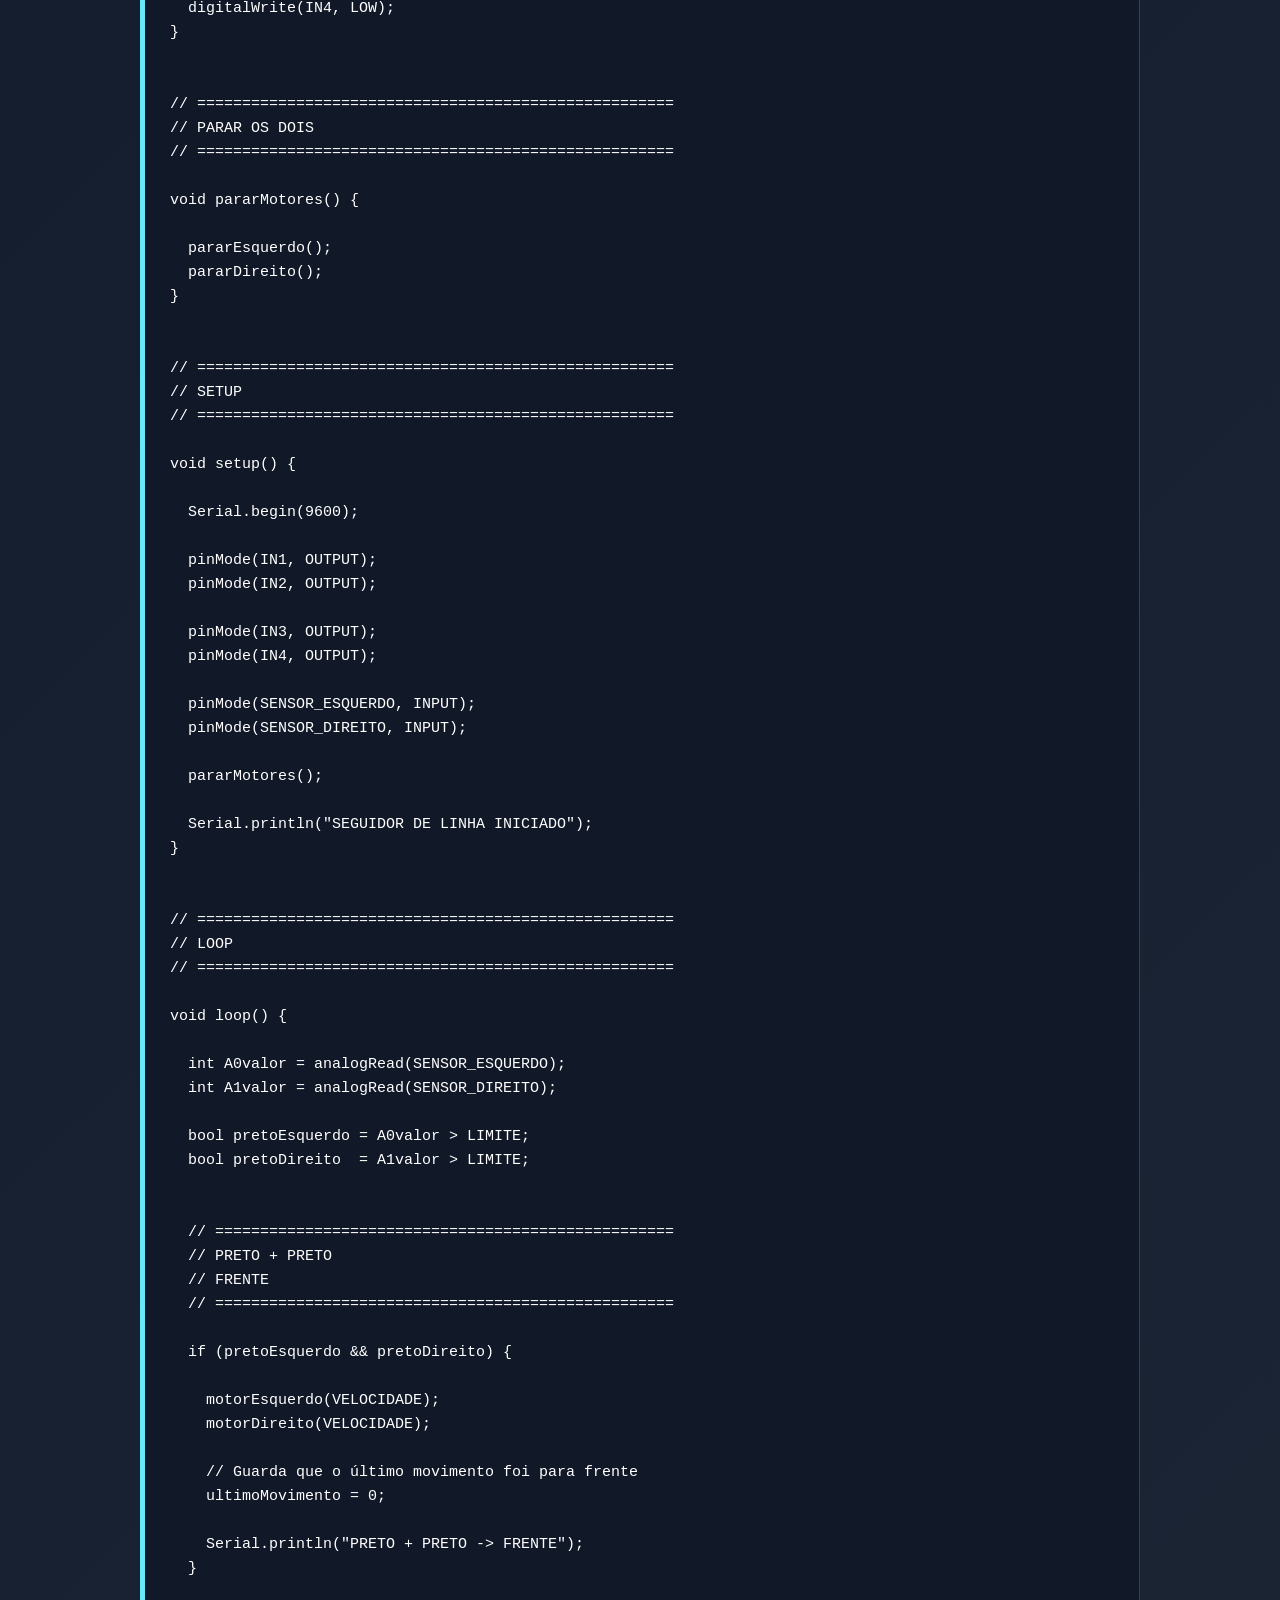
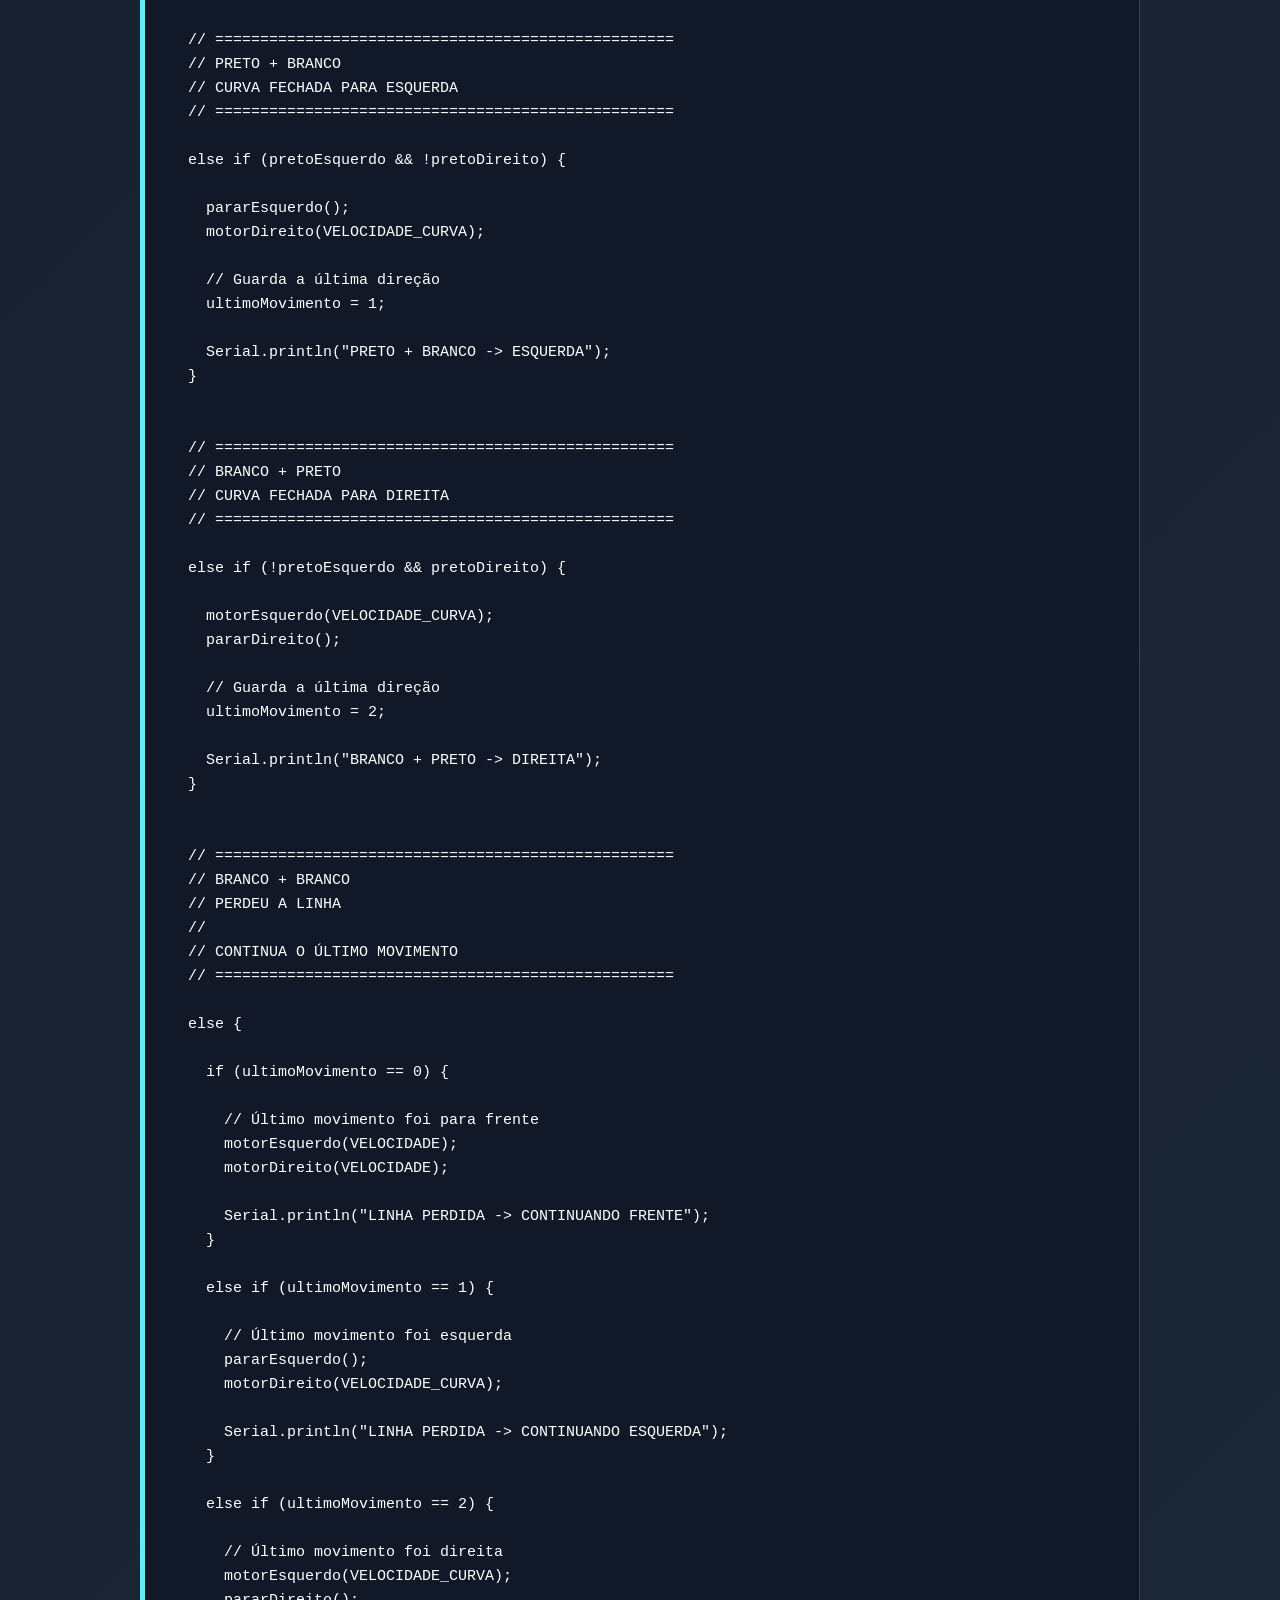
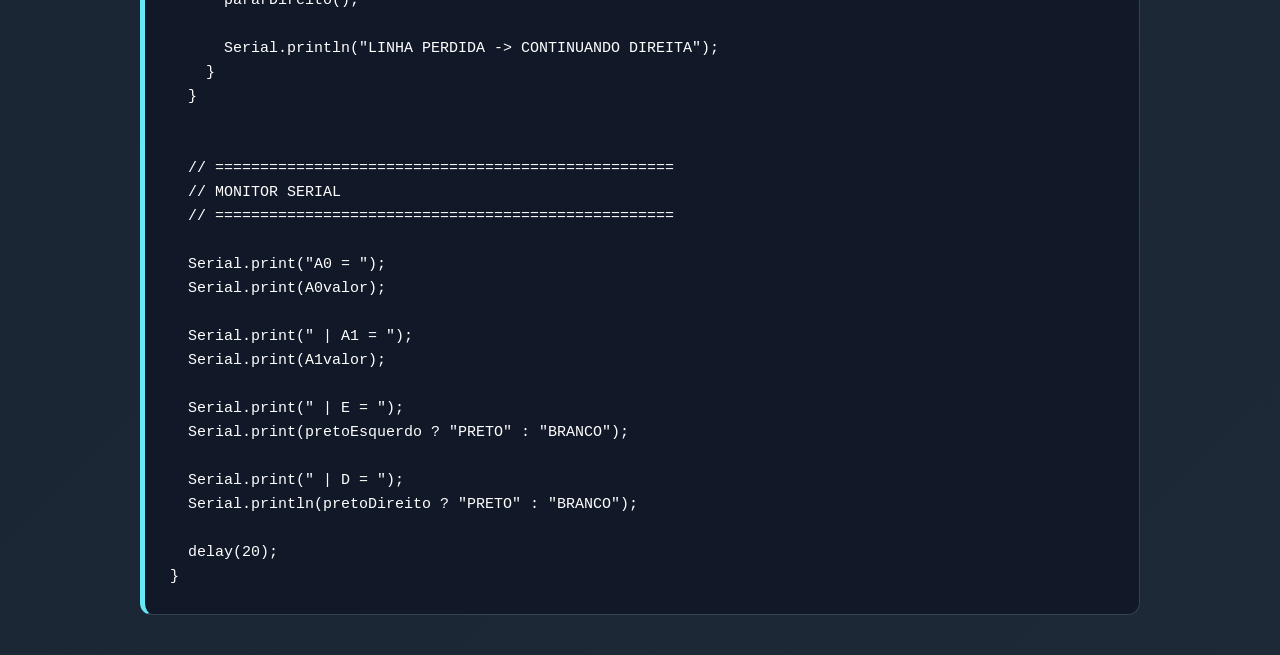
<file: Codigos/seguidorlinha.html>
<!DOCTYPE html>
<html lang="pt-BR">

<head>
    <meta charset="UTF-8">
    <meta name="viewport" content="width=device-width, initial-scale=1.0">
    <title>Seguidor de linha</title>

    <style>
        *{
            margin:0;
            padding:0;
            box-sizing:border-box;
        }

        body{
            font-family:'Segoe UI',Tahoma,Geneva,Verdana,sans-serif;
            background:linear-gradient(135deg,#0f172a 0%,#1e2937 100%);
            color:#fff;
            min-height:100vh;
            padding:40px 20px;
        }

        .container{
            max-width:1000px;
            margin:auto;
        }

        .voltar{
            display:inline-block;
            margin-bottom:30px;
            text-decoration:none;
            color:#67e8f9;
            font-weight:bold;
            transition:.3s;
        }

        .voltar:hover{
            color:white;
        }

        h1{
            text-align:center;
            color:#67e8f9;
            margin-bottom:30px;
            font-size:2.5rem;
        }

        .gif{
            display:flex;
            justify-content:center;
            margin-bottom:40px;
        }

        .gif img{
            width:100%;
            max-width:500px;
            border-radius:15px;
            border:3px solid #67e8f9;
            box-shadow:0 10px 25px rgba(0,0,0,.35);
        }

        h2{
            color:#67e8f9;
            margin-bottom:20px;
        }

        pre{
            background:#111827;
            border:1px solid #334155;
            border-left:5px solid #67e8f9;
            border-radius:12px;
            padding:25px;
            overflow-x:auto;
            font-size:15px;
            line-height:1.6;
            white-space:pre-wrap;
        }

        code{
            font-family:Consolas,monospace;
        }

        @media(max-width:768px){

            h1{
                font-size:2rem;
            }

            .gif img{
                max-width:100%;
            }

            pre{
                font-size:13px;
            }

        }

    </style>

</head>

<body>

<div class="container">

    <a href="../index.html" class="voltar">
        ⬅ Voltar ao site
    </a>

    <h1>Projeto Seguidor de linha</h1>

    <div class="gif">
        <img src="../img/seguidorlinha.gif" alt="Projeto LED Fade-In">
    </div>

    <h2>Código Arduino</h2>

    <button class="copy-btn" onclick="copiarCodigo()">
    <i class="fas fa-copy"></i> Copiar Código
</button>
<pre id="codigoProjeto"><code>

// =====================================================
// ROBÔ SEGUIDOR DE LINHA PRETA
// =====================================================
//
// A0 = sensor esquerdo
// A1 = sensor direito
//
// PRETO  = valor > 290
// BRANCO = valor <= 290
//
// PRETO + PRETO   -> frente
// PRETO + BRANCO  -> curva fechada esquerda
// BRANCO + PRETO  -> curva fechada direita
// BRANCO + BRANCO -> continua o último movimento
// =====================================================


// ===============================
// MOTOR ESQUERDO
// ===============================
#define IN1 10
#define IN2 9


// ===============================
// MOTOR DIREITO
// ===============================
#define IN3 6
#define IN4 5


// ===============================
// SENSORES
// ===============================
#define SENSOR_ESQUERDO A0
#define SENSOR_DIREITO A1


// ===============================
// CONFIGURAÇÕES
// ===============================
#define LIMITE 290

#define VELOCIDADE 75
#define VELOCIDADE_CURVA 75


// =====================================================
// ÚLTIMO MOVIMENTO
// =====================================================
//
// 0 = frente
// 1 = esquerda
// 2 = direita
//
int ultimoMovimento = 0;


// =====================================================
// MOTOR ESQUERDO PARA FRENTE
// =====================================================

void motorEsquerdo(int velocidade) {

  analogWrite(IN1, velocidade);
  digitalWrite(IN2, LOW);
}


// =====================================================
// MOTOR DIREITO PARA FRENTE
// =====================================================

void motorDireito(int velocidade) {

  digitalWrite(IN3, LOW);
  analogWrite(IN4, velocidade);
}


// =====================================================
// PARAR ESQUERDO
// =====================================================

void pararEsquerdo() {

  digitalWrite(IN1, LOW);
  digitalWrite(IN2, LOW);
}


// =====================================================
// PARAR DIREITO
// =====================================================

void pararDireito() {

  digitalWrite(IN3, LOW);
  digitalWrite(IN4, LOW);
}


// =====================================================
// PARAR OS DOIS
// =====================================================

void pararMotores() {

  pararEsquerdo();
  pararDireito();
}


// =====================================================
// SETUP
// =====================================================

void setup() {

  Serial.begin(9600);

  pinMode(IN1, OUTPUT);
  pinMode(IN2, OUTPUT);

  pinMode(IN3, OUTPUT);
  pinMode(IN4, OUTPUT);

  pinMode(SENSOR_ESQUERDO, INPUT);
  pinMode(SENSOR_DIREITO, INPUT);

  pararMotores();

  Serial.println("SEGUIDOR DE LINHA INICIADO");
}


// =====================================================
// LOOP
// =====================================================

void loop() {

  int A0valor = analogRead(SENSOR_ESQUERDO);
  int A1valor = analogRead(SENSOR_DIREITO);

  bool pretoEsquerdo = A0valor > LIMITE;
  bool pretoDireito  = A1valor > LIMITE;


  // ===================================================
  // PRETO + PRETO
  // FRENTE
  // ===================================================

  if (pretoEsquerdo && pretoDireito) {

    motorEsquerdo(VELOCIDADE);
    motorDireito(VELOCIDADE);

    // Guarda que o último movimento foi para frente
    ultimoMovimento = 0;

    Serial.println("PRETO + PRETO -> FRENTE");
  }


  // ===================================================
  // PRETO + BRANCO
  // CURVA FECHADA PARA ESQUERDA
  // ===================================================

  else if (pretoEsquerdo && !pretoDireito) {

    pararEsquerdo();
    motorDireito(VELOCIDADE_CURVA);

    // Guarda a última direção
    ultimoMovimento = 1;

    Serial.println("PRETO + BRANCO -> ESQUERDA");
  }


  // ===================================================
  // BRANCO + PRETO
  // CURVA FECHADA PARA DIREITA
  // ===================================================

  else if (!pretoEsquerdo && pretoDireito) {

    motorEsquerdo(VELOCIDADE_CURVA);
    pararDireito();

    // Guarda a última direção
    ultimoMovimento = 2;

    Serial.println("BRANCO + PRETO -> DIREITA");
  }


  // ===================================================
  // BRANCO + BRANCO
  // PERDEU A LINHA
  //
  // CONTINUA O ÚLTIMO MOVIMENTO
  // ===================================================

  else {

    if (ultimoMovimento == 0) {

      // Último movimento foi para frente
      motorEsquerdo(VELOCIDADE);
      motorDireito(VELOCIDADE);

      Serial.println("LINHA PERDIDA -> CONTINUANDO FRENTE");
    }

    else if (ultimoMovimento == 1) {

      // Último movimento foi esquerda
      pararEsquerdo();
      motorDireito(VELOCIDADE_CURVA);

      Serial.println("LINHA PERDIDA -> CONTINUANDO ESQUERDA");
    }

    else if (ultimoMovimento == 2) {

      // Último movimento foi direita
      motorEsquerdo(VELOCIDADE_CURVA);
      pararDireito();

      Serial.println("LINHA PERDIDA -> CONTINUANDO DIREITA");
    }
  }


  // ===================================================
  // MONITOR SERIAL
  // ===================================================

  Serial.print("A0 = ");
  Serial.print(A0valor);

  Serial.print(" | A1 = ");
  Serial.print(A1valor);

  Serial.print(" | E = ");
  Serial.print(pretoEsquerdo ? "PRETO" : "BRANCO");

  Serial.print(" | D = ");
  Serial.println(pretoDireito ? "PRETO" : "BRANCO");

  delay(20);
}
</code></pre>

</div>
<script src="../script.js"></script>
</body>
</html>
</file>
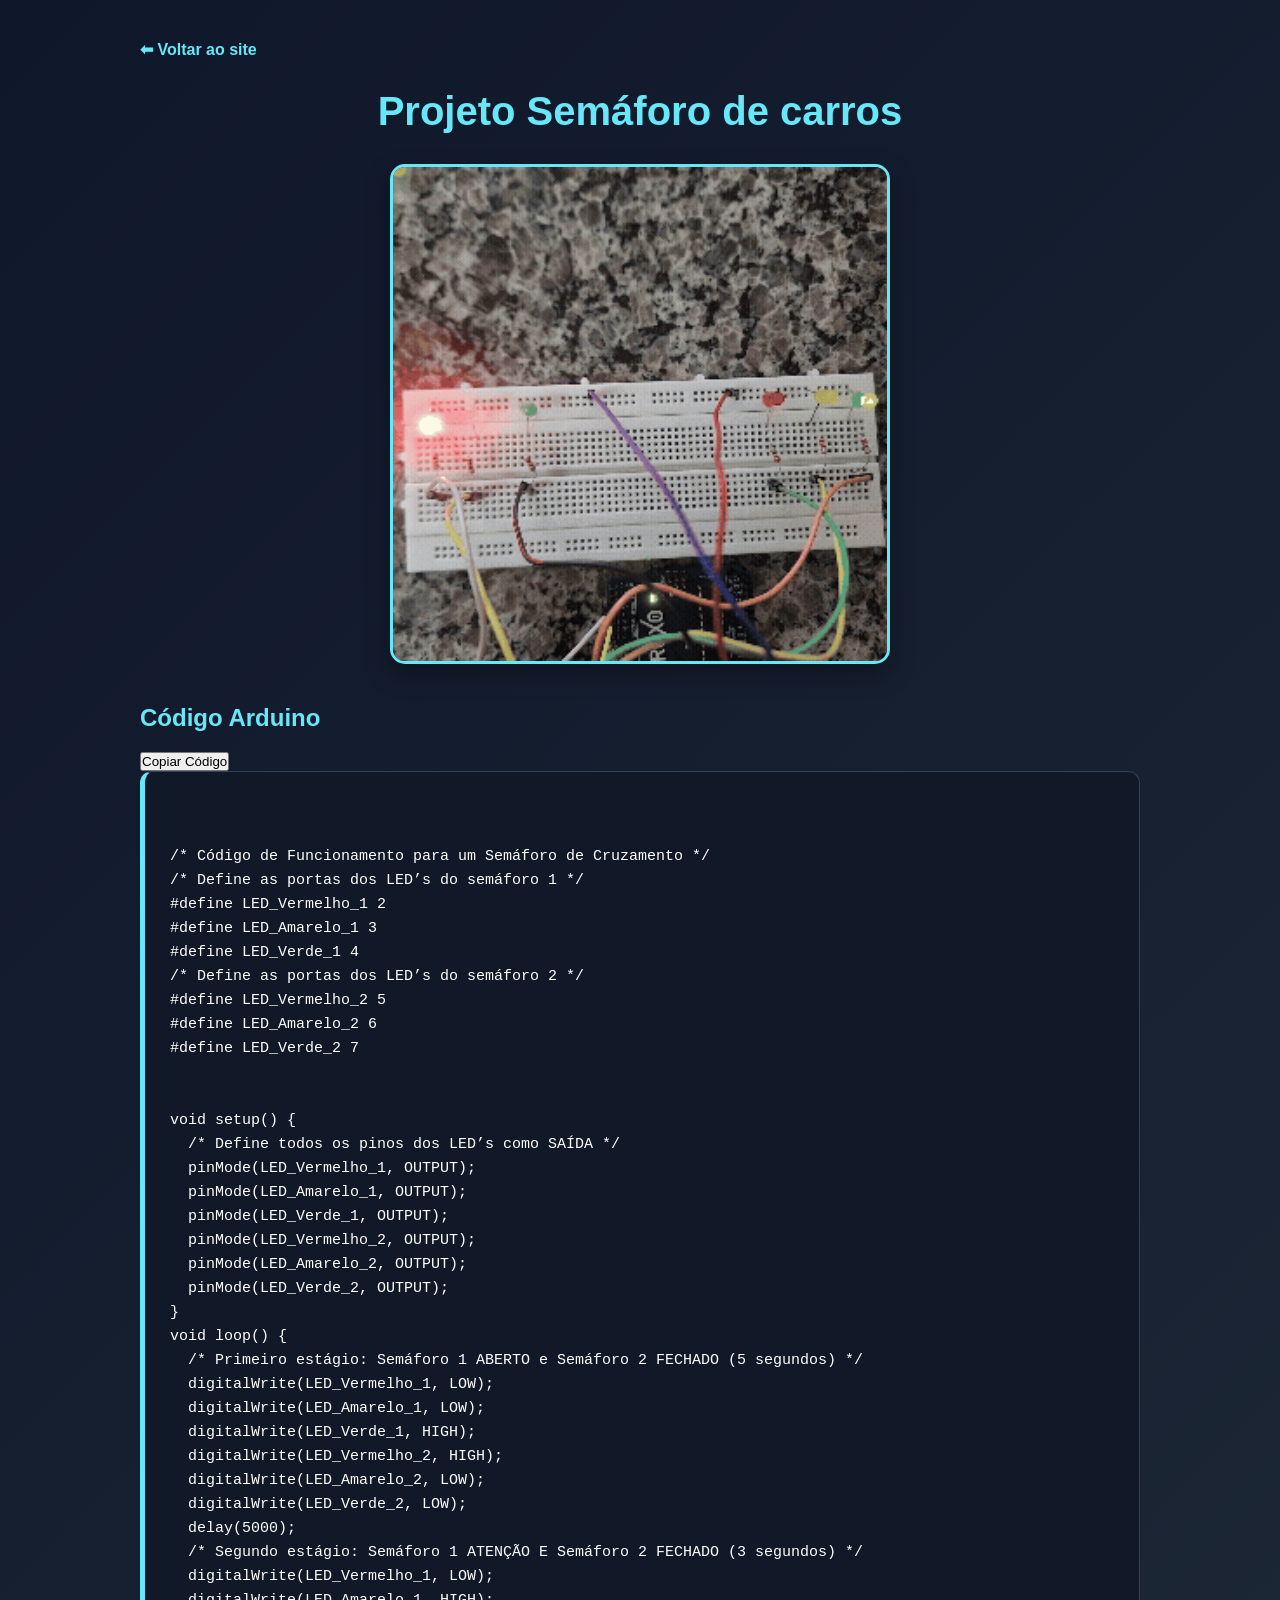
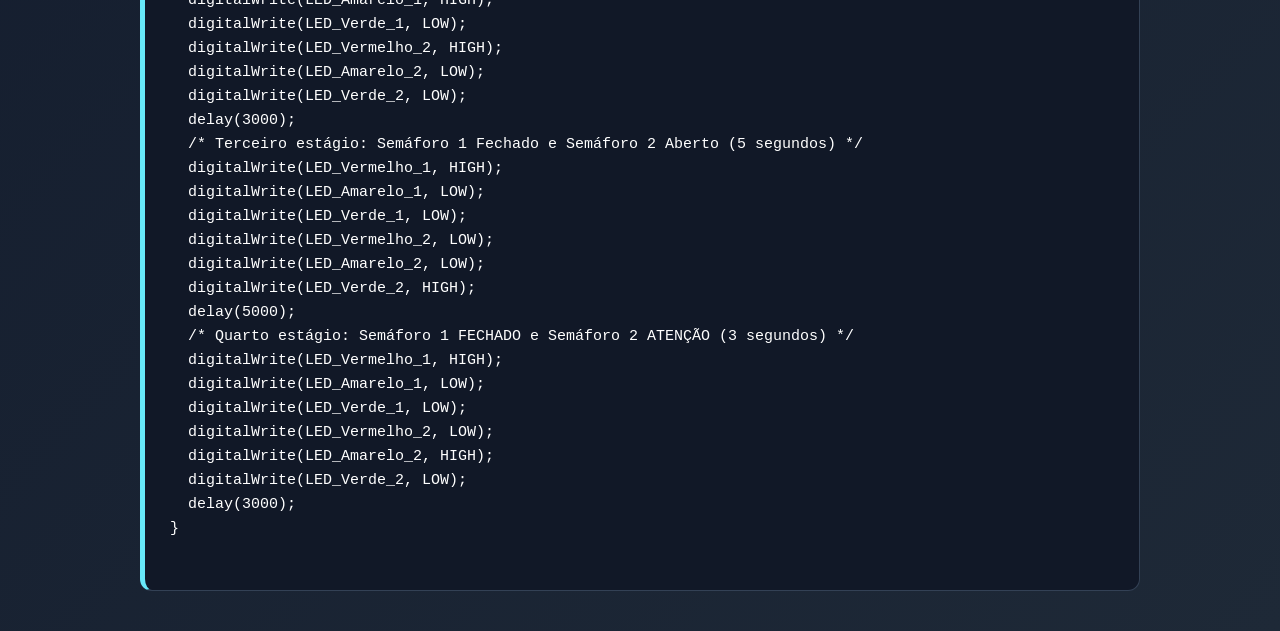
<file: Codigos/semaforo.html>
<!DOCTYPE html>
<html lang="pt-BR">

<head>
    <meta charset="UTF-8">
    <meta name="viewport" content="width=device-width, initial-scale=1.0">
    <title>Semáforo de carros</title>

    <style>
        *{
            margin:0;
            padding:0;
            box-sizing:border-box;
        }

        body{
            font-family:'Segoe UI',Tahoma,Geneva,Verdana,sans-serif;
            background:linear-gradient(135deg,#0f172a 0%,#1e2937 100%);
            color:#fff;
            min-height:100vh;
            padding:40px 20px;
        }

        .container{
            max-width:1000px;
            margin:auto;
        }

        .voltar{
            display:inline-block;
            margin-bottom:30px;
            text-decoration:none;
            color:#67e8f9;
            font-weight:bold;
            transition:.3s;
        }

        .voltar:hover{
            color:white;
        }

        h1{
            text-align:center;
            color:#67e8f9;
            margin-bottom:30px;
            font-size:2.5rem;
        }

        .gif{
            display:flex;
            justify-content:center;
            margin-bottom:40px;
        }

        .gif img{
            width:100%;
            max-width:500px;
            border-radius:15px;
            border:3px solid #67e8f9;
            box-shadow:0 10px 25px rgba(0,0,0,.35);
        }

        h2{
            color:#67e8f9;
            margin-bottom:20px;
        }

        pre{
            background:#111827;
            border:1px solid #334155;
            border-left:5px solid #67e8f9;
            border-radius:12px;
            padding:25px;
            overflow-x:auto;
            font-size:15px;
            line-height:1.6;
            white-space:pre-wrap;
        }

        code{
            font-family:Consolas,monospace;
        }

        @media(max-width:768px){

            h1{
                font-size:2rem;
            }

            .gif img{
                max-width:100%;
            }

            pre{
                font-size:13px;
            }

        }

    </style>

</head>

<body>

<div class="container">

    <a href="../index.html" class="voltar">
        ⬅ Voltar ao site
    </a>

    <h1>Projeto Semáforo de carros</h1>

    <div class="gif">
        <img src="../img/semaforoduplo.gif" alt="Projeto LED Fade-In">
    </div>

    <h2>Código Arduino</h2>

    <button class="copy-btn" onclick="copiarCodigo()">
    <i class="fas fa-copy"></i> Copiar Código
</button>
<pre id="codigoProjeto"><code>

/* Código de Funcionamento para um Semáforo de Cruzamento */
/* Define as portas dos LED’s do semáforo 1 */
#define LED_Vermelho_1 2
#define LED_Amarelo_1 3
#define LED_Verde_1 4
/* Define as portas dos LED’s do semáforo 2 */
#define LED_Vermelho_2 5
#define LED_Amarelo_2 6
#define LED_Verde_2 7


void setup() {
  /* Define todos os pinos dos LED’s como SAÍDA */
  pinMode(LED_Vermelho_1, OUTPUT);
  pinMode(LED_Amarelo_1, OUTPUT);
  pinMode(LED_Verde_1, OUTPUT);
  pinMode(LED_Vermelho_2, OUTPUT);
  pinMode(LED_Amarelo_2, OUTPUT);
  pinMode(LED_Verde_2, OUTPUT);
}
void loop() {
  /* Primeiro estágio: Semáforo 1 ABERTO e Semáforo 2 FECHADO (5 segundos) */
  digitalWrite(LED_Vermelho_1, LOW);
  digitalWrite(LED_Amarelo_1, LOW);
  digitalWrite(LED_Verde_1, HIGH);
  digitalWrite(LED_Vermelho_2, HIGH);
  digitalWrite(LED_Amarelo_2, LOW);
  digitalWrite(LED_Verde_2, LOW);
  delay(5000);
  /* Segundo estágio: Semáforo 1 ATENÇÃO E Semáforo 2 FECHADO (3 segundos) */
  digitalWrite(LED_Vermelho_1, LOW);
  digitalWrite(LED_Amarelo_1, HIGH);
  digitalWrite(LED_Verde_1, LOW);
  digitalWrite(LED_Vermelho_2, HIGH);
  digitalWrite(LED_Amarelo_2, LOW);
  digitalWrite(LED_Verde_2, LOW);
  delay(3000);
  /* Terceiro estágio: Semáforo 1 Fechado e Semáforo 2 Aberto (5 segundos) */
  digitalWrite(LED_Vermelho_1, HIGH);
  digitalWrite(LED_Amarelo_1, LOW);
  digitalWrite(LED_Verde_1, LOW);
  digitalWrite(LED_Vermelho_2, LOW);
  digitalWrite(LED_Amarelo_2, LOW);
  digitalWrite(LED_Verde_2, HIGH);
  delay(5000);
  /* Quarto estágio: Semáforo 1 FECHADO e Semáforo 2 ATENÇÃO (3 segundos) */
  digitalWrite(LED_Vermelho_1, HIGH);
  digitalWrite(LED_Amarelo_1, LOW);
  digitalWrite(LED_Verde_1, LOW);
  digitalWrite(LED_Vermelho_2, LOW);
  digitalWrite(LED_Amarelo_2, HIGH);
  digitalWrite(LED_Verde_2, LOW);
  delay(3000);
}

</code></pre>

</div>
<script src="../script.js"></script>
</body>
</html>
</file>
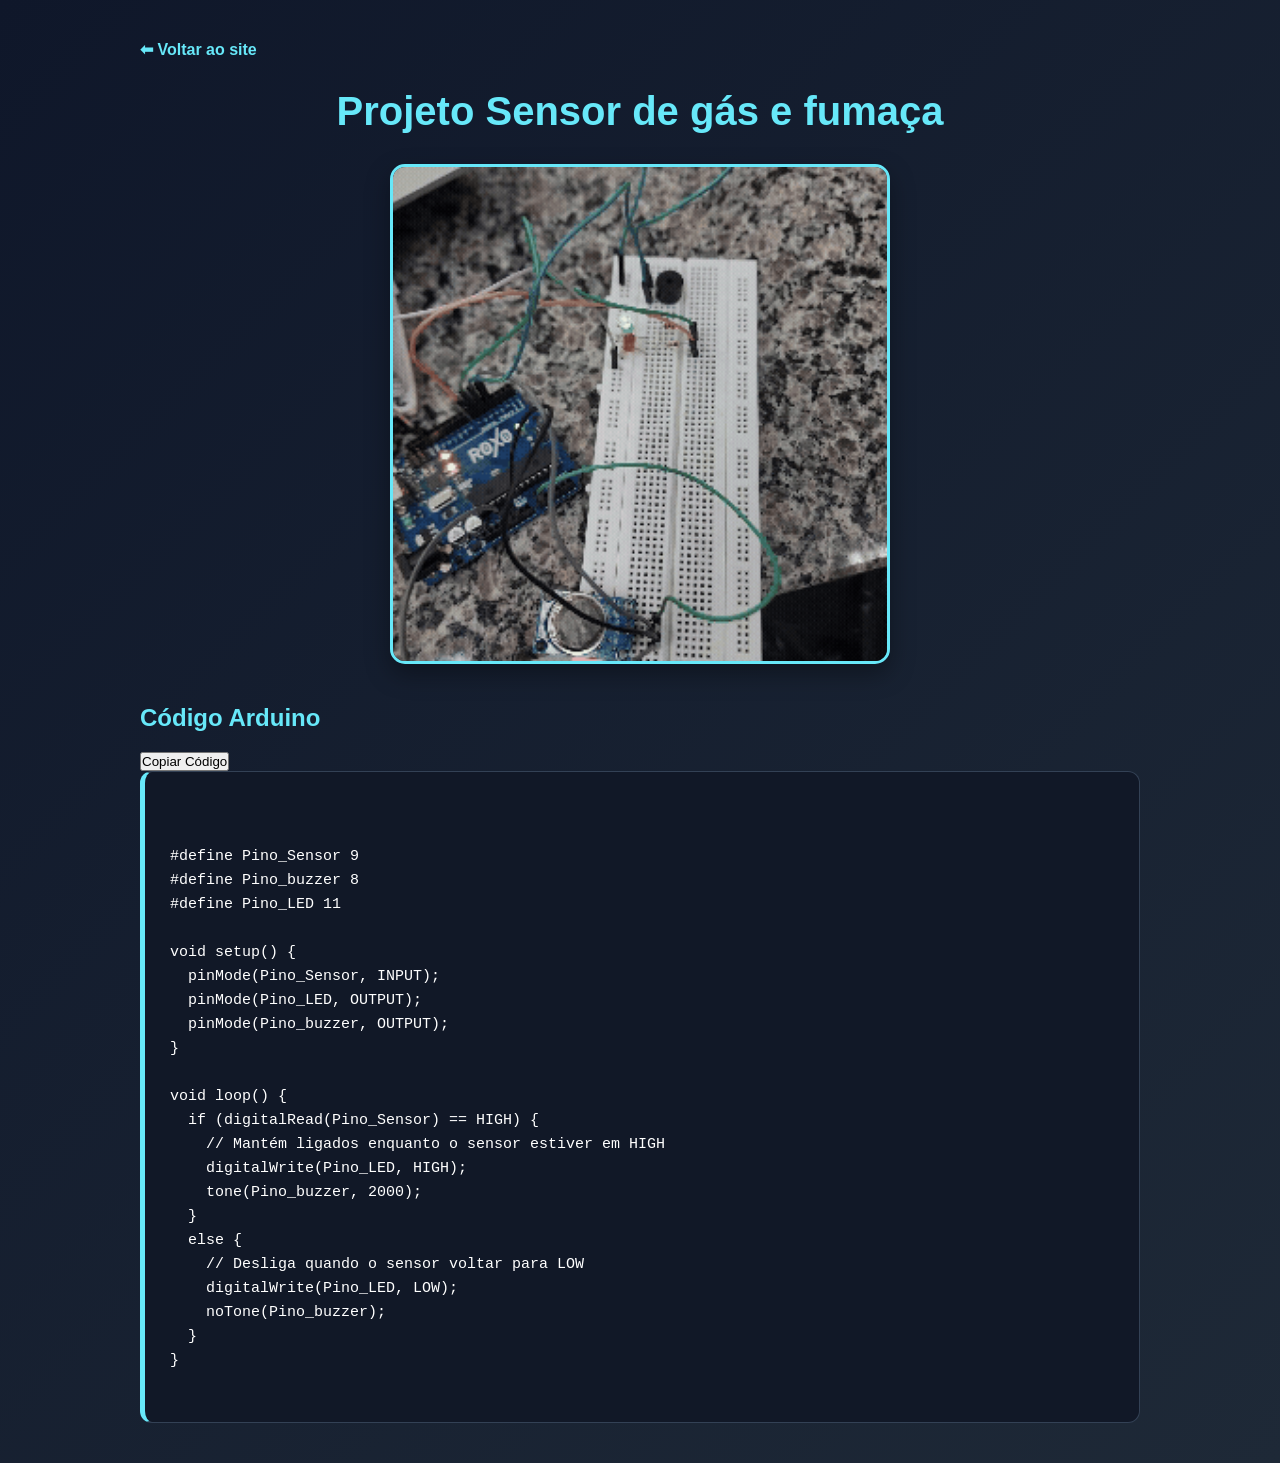
<file: Codigos/sensorgas.html>
<!DOCTYPE html>
<html lang="pt-BR">

<head>
    <meta charset="UTF-8">
    <meta name="viewport" content="width=device-width, initial-scale=1.0">
    <title>Sensor de gás e fumaça</title>

    <style>
        *{
            margin:0;
            padding:0;
            box-sizing:border-box;
        }

        body{
            font-family:'Segoe UI',Tahoma,Geneva,Verdana,sans-serif;
            background:linear-gradient(135deg,#0f172a 0%,#1e2937 100%);
            color:#fff;
            min-height:100vh;
            padding:40px 20px;
        }

        .container{
            max-width:1000px;
            margin:auto;
        }

        .voltar{
            display:inline-block;
            margin-bottom:30px;
            text-decoration:none;
            color:#67e8f9;
            font-weight:bold;
            transition:.3s;
        }

        .voltar:hover{
            color:white;
        }

        h1{
            text-align:center;
            color:#67e8f9;
            margin-bottom:30px;
            font-size:2.5rem;
        }

        .gif{
            display:flex;
            justify-content:center;
            margin-bottom:40px;
        }

        .gif img{
            width:100%;
            max-width:500px;
            border-radius:15px;
            border:3px solid #67e8f9;
            box-shadow:0 10px 25px rgba(0,0,0,.35);
        }

        h2{
            color:#67e8f9;
            margin-bottom:20px;
        }

        pre{
            background:#111827;
            border:1px solid #334155;
            border-left:5px solid #67e8f9;
            border-radius:12px;
            padding:25px;
            overflow-x:auto;
            font-size:15px;
            line-height:1.6;
            white-space:pre-wrap;
        }

        code{
            font-family:Consolas,monospace;
        }

        @media(max-width:768px){

            h1{
                font-size:2rem;
            }

            .gif img{
                max-width:100%;
            }

            pre{
                font-size:13px;
            }

        }

    </style>

</head>

<body>

<div class="container">

    <a href="../index.html" class="voltar">
        ⬅ Voltar ao site
    </a>

    <h1>Projeto Sensor de gás e fumaça</h1>

    <div class="gif">
        <img src="../img/sensorgas.gif" alt="Projeto LED Fade-In">
    </div>

    <h2>Código Arduino</h2>

    <button class="copy-btn" onclick="copiarCodigo()">
    <i class="fas fa-copy"></i> Copiar Código
</button>
<pre id="codigoProjeto"><code>

#define Pino_Sensor 9
#define Pino_buzzer 8
#define Pino_LED 11

void setup() {
  pinMode(Pino_Sensor, INPUT);
  pinMode(Pino_LED, OUTPUT);
  pinMode(Pino_buzzer, OUTPUT);
}

void loop() {
  if (digitalRead(Pino_Sensor) == HIGH) {
    // Mantém ligados enquanto o sensor estiver em HIGH
    digitalWrite(Pino_LED, HIGH);
    tone(Pino_buzzer, 2000);
  }
  else {
    // Desliga quando o sensor voltar para LOW
    digitalWrite(Pino_LED, LOW);
    noTone(Pino_buzzer);
  }
}

</code></pre>

</div>
<script src="../script.js"></script>
</body>
</html>
</file>
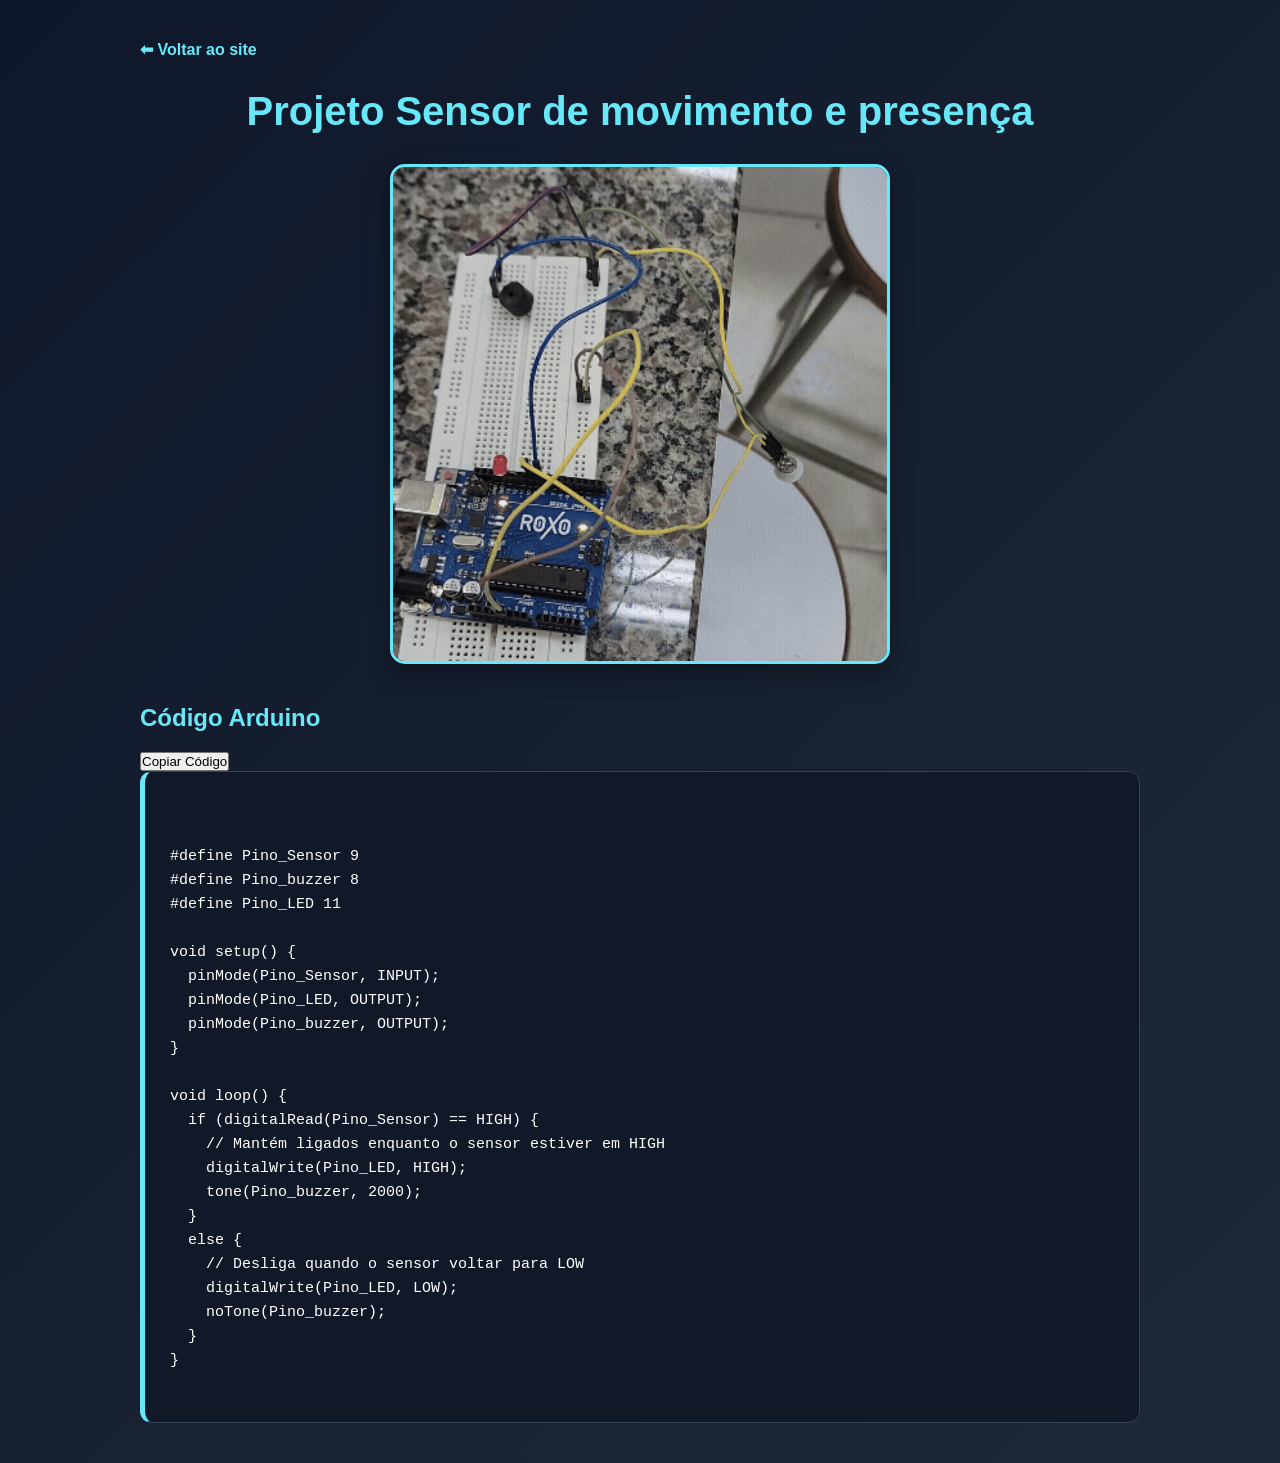
<file: Codigos/sensormovimento.html>
<!DOCTYPE html>
<html lang="pt-BR">

<head>
    <meta charset="UTF-8">
    <meta name="viewport" content="width=device-width, initial-scale=1.0">
    <title>Sensor de movimento e presença</title>

    <style>
        *{
            margin:0;
            padding:0;
            box-sizing:border-box;
        }

        body{
            font-family:'Segoe UI',Tahoma,Geneva,Verdana,sans-serif;
            background:linear-gradient(135deg,#0f172a 0%,#1e2937 100%);
            color:#fff;
            min-height:100vh;
            padding:40px 20px;
        }

        .container{
            max-width:1000px;
            margin:auto;
        }

        .voltar{
            display:inline-block;
            margin-bottom:30px;
            text-decoration:none;
            color:#67e8f9;
            font-weight:bold;
            transition:.3s;
        }

        .voltar:hover{
            color:white;
        }

        h1{
            text-align:center;
            color:#67e8f9;
            margin-bottom:30px;
            font-size:2.5rem;
        }

        .gif{
            display:flex;
            justify-content:center;
            margin-bottom:40px;
        }

        .gif img{
            width:100%;
            max-width:500px;
            border-radius:15px;
            border:3px solid #67e8f9;
            box-shadow:0 10px 25px rgba(0,0,0,.35);
        }

        h2{
            color:#67e8f9;
            margin-bottom:20px;
        }

        pre{
            background:#111827;
            border:1px solid #334155;
            border-left:5px solid #67e8f9;
            border-radius:12px;
            padding:25px;
            overflow-x:auto;
            font-size:15px;
            line-height:1.6;
            white-space:pre-wrap;
        }

        code{
            font-family:Consolas,monospace;
        }

        @media(max-width:768px){

            h1{
                font-size:2rem;
            }

            .gif img{
                max-width:100%;
            }

            pre{
                font-size:13px;
            }

        }

    </style>

</head>

<body>

<div class="container">

    <a href="../index.html" class="voltar">
        ⬅ Voltar ao site
    </a>

    <h1>Projeto Sensor de movimento e presença</h1>

    <div class="gif">
        <img src="../img/sensorpir.gif" alt="Projeto LED Fade-In">
    </div>

    <h2>Código Arduino</h2>

    <button class="copy-btn" onclick="copiarCodigo()">
    <i class="fas fa-copy"></i> Copiar Código
</button>
<pre id="codigoProjeto"><code>

#define Pino_Sensor 9
#define Pino_buzzer 8
#define Pino_LED 11

void setup() {
  pinMode(Pino_Sensor, INPUT);
  pinMode(Pino_LED, OUTPUT);
  pinMode(Pino_buzzer, OUTPUT);
}

void loop() {
  if (digitalRead(Pino_Sensor) == HIGH) {
    // Mantém ligados enquanto o sensor estiver em HIGH
    digitalWrite(Pino_LED, HIGH);
    tone(Pino_buzzer, 2000);
  }
  else {
    // Desliga quando o sensor voltar para LOW
    digitalWrite(Pino_LED, LOW);
    noTone(Pino_buzzer);
  }
}

</code></pre>

</div>
<script src="../script.js"></script>
</body>
</html>
</file>
<file: style.css>
* {
    margin: 0;
    padding: 0;
    box-sizing: border-box;
}

body {
    font-family: 'Segoe UI', Tahoma, Geneva, Verdana, sans-serif;
    line-height: 1.6;
    color: #FFFFFF;
    background: linear-gradient(135deg, #0f172a 0%, #1e2937 100%);
    overflow-x: hidden;
}

.container {
    max-width: 1200px;
    margin: 0 auto;
    padding: 0 20px;
}

/* Navbar */
.navbar {
    background: rgba(15, 23, 42, 0.95);
    backdrop-filter: blur(10px);
    position: fixed;
    top: 0;
    width: 100%;
    z-index: 1000;
    border-bottom: 1px solid #334155;
}

.navbar .container {
    display: flex;
    justify-content: space-between;
    align-items: center;
    padding: 1rem 20px;
}

.logo {
    display: flex;
    align-items: center;
    gap: 10px;
    font-size: 1.8rem;
    font-weight: bold;
    color: #22d3ee;
}

.logo i {
    color: #67e8f9;
}

.nav-links {
    display: flex;
    gap: 2rem;
    list-style: none;
}

.nav-links a {
    color: #e2e8f0;
    text-decoration: none;
    transition: color 0.3s;
    font-size: 1.5rem;
    font-weight: 500;
}

.nav-links a:hover {
    color: #67e8f9;
}

.voice-btn {
    background: #22d3ee;
    color: #0f172a;
    border: none;
    width: 45px;
    height: 45px;
    border-radius: 50%;
    cursor: pointer;
    display: flex;
    align-items: center;
    justify-content: center;
    font-size: 1.2rem;
    transition: transform 0.3s;
}

.voice-btn:hover {
    transform: scale(1.1);
}

/* Hero */
.hero {
    min-height: 100vh;
    display: flex;
    align-items: center;
    justify-content: space-between;
    color: white;
    padding-top: 80px;
}

.hero-content{
    flex: 2;
    padding-right: 3rem;
}

.hero-image{
    flex: 1;
    display: flex;
    justify-content: center;
    align-items: center;
    color: #67e8f9;
    opacity: 0.9;
}

.hero h1{
    font-size: clamp(3.8rem, 6vw, 5rem);
    line-height: 1.1;
    margin-bottom: 1rem;

    background: linear-gradient(to right, #67e8f9, #a5f3fc);
    -webkit-background-clip: text;
    -webkit-text-fill-color: transparent;
}

.hero p{
    font-size: 1.7rem;
    margin-bottom: 2rem;
    color: #cbd5e1;
}

.btn {
    padding: 12px 28px;
    border: none;
    border-radius: 50px;
    font-weight: 600;
    cursor: pointer;
    transition: all 0.3s;
    text-decoration: none;
    display: inline-flex;
    align-items: center;
    gap: 8px;
}
.hero .container{
    display: flex;
    align-items: center;
    justify-content: space-between;
    width: 100%;
}

.btn.primary {
    background: #22d3ee;
    color: #0f172a;
}

.btn.secondary {
    background: transparent;
    color: #67e8f9;
    border: 2px solid #67e8f9;
}

.btn:hover {
    transform: translateY(-3px);
    box-shadow: 0 10px 20px rgba(103, 232, 249, 0.3);
}

.hero-buttons {
    display: flex;
    gap: 1rem;
}

.hero-image {
    flex: 1;
    display: flex;
    justify-content: center;
    align-items: center;
    color: #67e8f9;
    opacity: 0.9;
}

/* Section Geral */
.section {
    padding: 100px 0;
}

.bg-dark {
    background: #1e2937;
    color: white;
}

h2 {
    text-align: center;
    font-size: 4.4rem;
    margin-bottom: 3rem;
    color: #67e8f9;
}

/* Projetos */
.projects-grid {
    display: grid;
    grid-template-columns: repeat(auto-fit, minmax(320px, 1fr));
    gap: 2rem;
}

.project-card {
    background: rgba(255,255,255,0.05);
    border-radius: 20px;
    overflow: hidden;
    transition: transform 0.4s, box-shadow 0.4s;
    border: 1px solid rgba(103, 232, 249, 0.2);
}

.project-card:hover {
    transform: translateY(-15px);
    box-shadow: 0 20px 40px rgba(103, 232, 249, 0.15);
}

.card-image {
    height: 270px;
    background: linear-gradient(45deg, #1e2937, #334155);
    display: flex;
    align-items: center;
    justify-content: center;
    color: #67e8f9;
}

.card-content {
    font-size: 1.2rem;
    padding: 1.8rem;
}

.card-content h3 {
    color: #67e8f9;
    font-size: 1.6rem;
    margin-bottom: 1rem;
}

.project-link {
    color: #67e8f9;
    text-decoration: none;
    display: inline-flex;
    align-items: center;
    gap: 8px;
    margin-top: 1rem;
    font-weight: 500;
}

/* Assistente */
.assistente-container {
    display: grid;
    grid-template-columns: 1fr 1fr;
    gap: 4rem;
    align-items: center;
}
.assistente-info p{
    font-size: 1.6rem;
    line-height: 1.8;
}
.assistente-info h3{
    font-size: 2.0rem;
    margin-bottom: 1rem;
}

.features {
    display: flex;
    flex-direction: column;
    gap: 1.2rem;
    margin-top: 2rem;
}

.feature {
    display: flex;
    align-items: center;
    gap: 15px;
    font-size: 1.3rem;
}

.feature i {
    color: #22d3ee;
    font-size: 1.6rem;
}

.assistente-demo {
    background: rgba(15, 23, 42, 0.6);
    padding: 3rem;
    border-radius: 20px;
    text-align: center;
    border: 2px dashed #67e8f9;
}

.btn.large {
    padding: 18px 40px;
    font-size: 1.4rem;
    margin: 10px;
}

.demo-text {
    font-size: 1.6rem;
    line-height: 1.6;
    margin-top: 1.5rem;
    color: #e2e8f0;
}

/* Sobre */
.about-grid {
    display: grid;
    grid-template-columns: 2fr 1fr;
    gap: 4rem;
}
.about-text p{
    font-size: 1.6rem;
    line-height: 1.8;
    margin-bottom: 1rem;
}

.about-stats {
    display: flex;
    flex-direction: column;
    gap: 2rem;
}

.stat {
    background: rgba(103, 232, 249, 0.1);
    padding: 2rem;
    border-radius: 15px;
    text-align: center;
    border-left: 5px solid #67e8f9;
}

.stat h3 {
    font-size: 2.4rem;
    color: #67e8f9;
    margin-bottom: 0.5rem;
}

.stat p {
    font-size: 1.5rem;
    color: #e2e8f0;
}

/* Footer */
footer {
    background: #0f172a;
    padding: 3rem 0;
    text-align: center;
    color: #94a3b8;
    border-top: 1px solid #334155;
}

.social-links {
    margin-top: 1rem;
}

.social-links a {
    color: #67e8f9;
    font-size: 1.6rem;
    margin: 0 15px;
}

/* Responsivo */
@media (max-width: 768px) {
    .hero h1 {
        font-size: 2.8rem;
    }
    .assistente-container {
        grid-template-columns: 1fr;
    }
    .about-grid {
        grid-template-columns: 1fr;
    }
}
.project-gif{
    width: 240px;
    height: 240px;
    object-fit: contain;
}
.copy-btn {
    background: #22d3ee;
    color: #0f172a;
    border: none;
    padding: 14px 28px;
    border-radius: 10px;
    cursor: pointer;
    font-size: 18px;
    font-weight: bold;
    margin-bottom: 20px;
    transition: 0.3s;
}


.copy-btn:hover {
    background: #67e8f9;
    transform: scale(1.05);
}
.atividade-video {
    width: 100%;
    text-align: center;
}

.atividade-video h3 {
    color: #67e8f9;
    font-size: 2rem;
    margin-bottom: 1.5rem;
}

.video-grande {
    width: 95%;
    max-width: 1100px;
    display: block;
    margin: 0 auto;
    border-radius: 20px;
    border: 1px solid rgba(103, 232, 249, 0.3);
}
</file>
